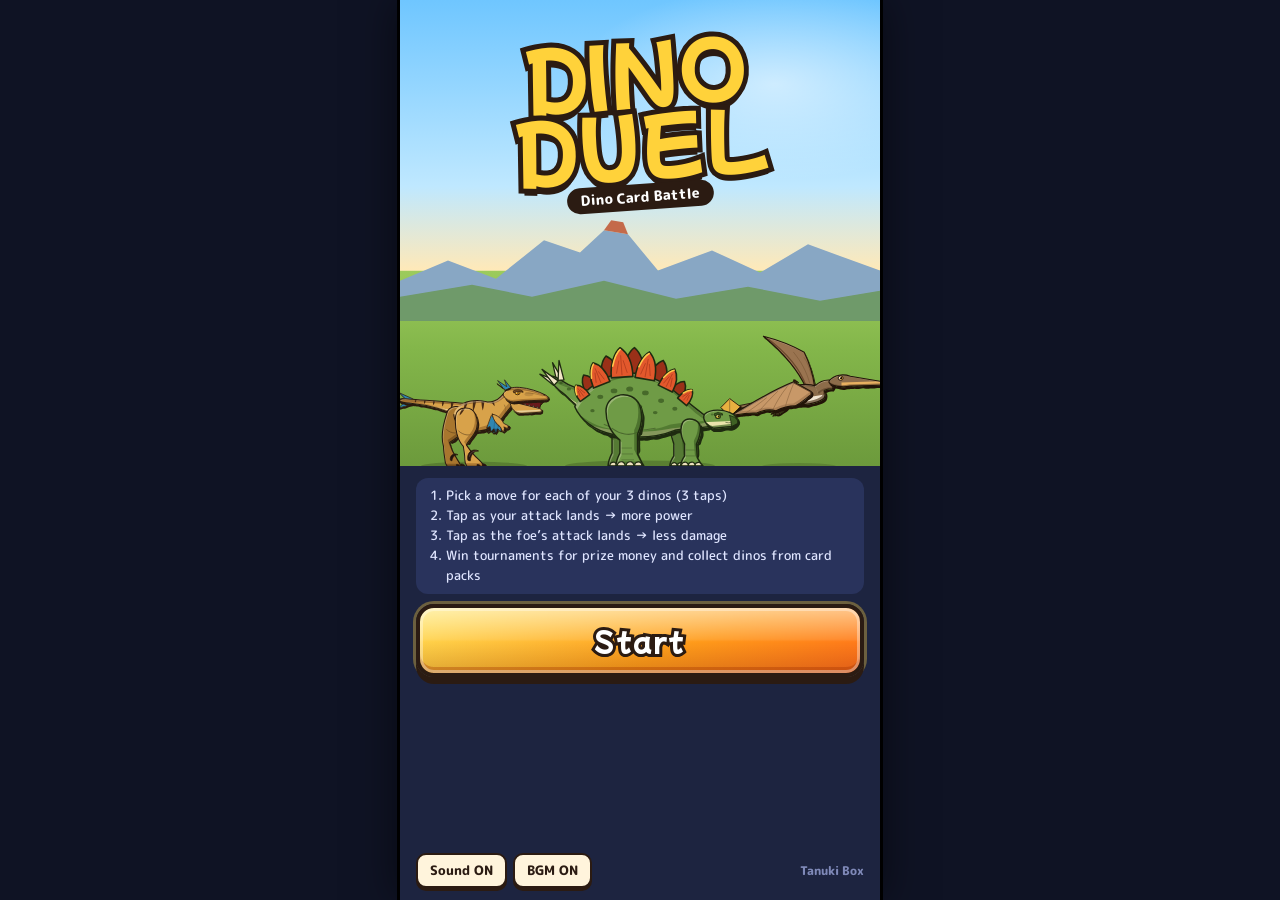
<file: index.html>
<!doctype html>
<html lang="ja">
<head>
<meta charset="utf-8">
<meta name="viewport" content="width=device-width, initial-scale=1, maximum-scale=1, user-scalable=no, viewport-fit=cover">
<title>DINO DUEL／恐竜カードバトル</title>
<meta name="description" content="恐竜を集めて3体のチームを組み、タイミングよくタップして戦う3対3の恐竜カードバトル。ブラウザで無料で遊べます。">
<meta name="theme-color" content="#1d2440">
<!-- X などでリンクを貼ったときの表示 -->
<meta property="og:type" content="website">
<meta property="og:site_name" content="Tanuki Box">
<meta property="og:title" content="DINO DUEL／恐竜カードバトル">
<meta property="og:description" content="当たる瞬間にタップ！ 3体対3体の恐竜カードバトル。ブラウザで無料で遊べます。">
<meta property="og:url" content="https://tanukibox.github.io/DINO-DUEL/">
<meta property="og:locale" content="ja_JP">
<meta property="og:image" content="https://tanukibox.github.io/DINO-DUEL/assets/ogp.png?v=1">
<meta property="og:image:width" content="1200">
<meta property="og:image:height" content="630">
<meta name="twitter:card" content="summary_large_image">
<meta name="twitter:title" content="DINO DUEL／恐竜カードバトル">
<meta name="twitter:image" content="https://tanukibox.github.io/DINO-DUEL/assets/ogp.png?v=1">
<meta name="twitter:description" content="当たる瞬間にタップ！ 3体対3体の恐竜カードバトル。ブラウザで無料で遊べます。">
<meta name="apple-mobile-web-app-capable" content="yes">
<meta name="apple-mobile-web-app-title" content="DINO DUEL">
<link rel="icon" type="image/png" href="assets/favicon.png?v=1">
<link rel="apple-touch-icon" href="assets/apple-touch-icon.png?v=1">
<link rel="manifest" href="manifest.webmanifest">
<link rel="preconnect" href="https://fonts.googleapis.com">
<link rel="preconnect" href="https://fonts.gstatic.com" crossorigin>
<link rel="stylesheet" href="https://fonts.googleapis.com/css2?family=M+PLUS+Rounded+1c:wght@500;800&family=Mochiy+Pop+One&display=swap">
<link rel="stylesheet" href="style.css?v=16">
</head>
<body>
<div id="app">

  <!-- タイトル -->
  <section id="scr-title" class="screen">
    <div class="t-top sky">
      <h1 class="logo">DINO<br>DUEL</h1>
      <p class="t-sub" data-t="subtitle"></p>
      <div class="t-dinos" id="t-dinos"></div>
    </div>
    <div class="t-bottom">
      <ol class="howto">
        <li data-t="howto1"></li>
        <li data-t="howto2"></li>
        <li data-t="howto3"></li>
        <li data-t="howto4"></li>
      </ol>
      <span class="dbg" id="t-debug">DEBUG MODE</span>
      <button class="btn big" id="btn-start" data-t="start"></button>
      <div class="t-foot">
        <span class="t-snd"><button class="btn small" id="btn-sound"></button><button class="btn small" id="btn-bgm"></button></span>
        <span class="by">Tanuki Box</span>
      </div>
    </div>
  </section>

  <!-- ホーム・大会・結果・チーム・図鑑・カードパック（中身は js/game/screens.js・shop.js が作る） -->
  <section id="scr-home" class="screen"></section>
  <section id="scr-tour" class="screen"></section>
  <section id="scr-result" class="screen"></section>
  <section id="scr-team" class="screen"></section>
  <section id="scr-dex" class="screen"></section>
  <section id="scr-shop" class="screen"></section>
  <section id="scr-ach" class="screen"></section>

  <!-- バトル -->
  <section id="scr-battle" class="screen">
    <div class="field sky" id="field">
      <div class="turn-badge" id="turn-badge"></div>
      <div class="lanes" id="lanes"></div>
      <div class="fx-layer" id="fx"></div>
    </div>
    <div class="order" id="order"></div>
    <div class="panel" id="panel"></div>
  </section>

  <!-- 上にかぶせる画面（排出率・カードをめくる・確認） -->
  <div id="overlay"></div>

  <!-- タイミングのタップを受けるための透明な板（攻撃・防御の輪が出ている間だけ） -->
  <div id="tapzone"></div>
</div>

<!-- Tanuki Box 共通土台 -->
<script src="js/common/tb-store.js?v=16"></script>
<script src="js/common/tb-i18n.js?v=16"></script>
<script src="js/common/tb-input.js?v=16"></script>
<script src="js/common/tb-sound.js?v=16"></script>

<!-- DINO DUEL -->
<script src="js/game/config.js?v=16"></script>
<script src="js/game/data.js?v=16"></script>
<script src="js/game/lang.js?v=16"></script>
<script src="js/game/art.js?v=16"></script>
<script src="js/game/art-kit.js?v=16"></script>
<script src="js/game/art-tyranno.js?v=16"></script>
<script src="js/game/art-raptor.js?v=16"></script>
<script src="js/game/art-triceratops.js?v=16"></script>
<script src="js/game/art-ankylo.js?v=16"></script>
<script src="js/game/art-stego.js?v=16"></script>
<script src="js/game/art-brachio.js?v=16"></script>
<script src="js/game/art-iguano.js?v=16"></script>
<script src="js/game/art-pterano.js?v=16"></script>
<script src="js/game/art-elasmo.js?v=16"></script>
<script src="js/game/art-theropods.js?v=16"></script>
<script src="js/game/art-herbivores.js?v=16"></script>
<script src="js/game/art-skysea.js?v=16"></script>
<script src="js/game/battle.js?v=16"></script>
<script src="js/game/progress.js?v=16"></script>
<script src="js/game/sfx.js?v=16"></script>
<script src="js/game/bgm.js?v=16"></script>
<script src="js/game/share.js?v=16"></script>
<script src="js/game/anims.js?v=16"></script>
<script src="js/game/battle-view.js?v=16"></script>
<script src="js/game/card.js?v=16"></script>
<script src="js/game/screens.js?v=16"></script>
<script src="js/game/shop.js?v=16"></script>
<script src="js/game/settings.js?v=16"></script>
<script src="js/game/share-image.js?v=16"></script>
<script src="js/game/main.js?v=16"></script>
<script src="js/game/debug-hud.js?v=16"></script>
</body>
</html>
</file>
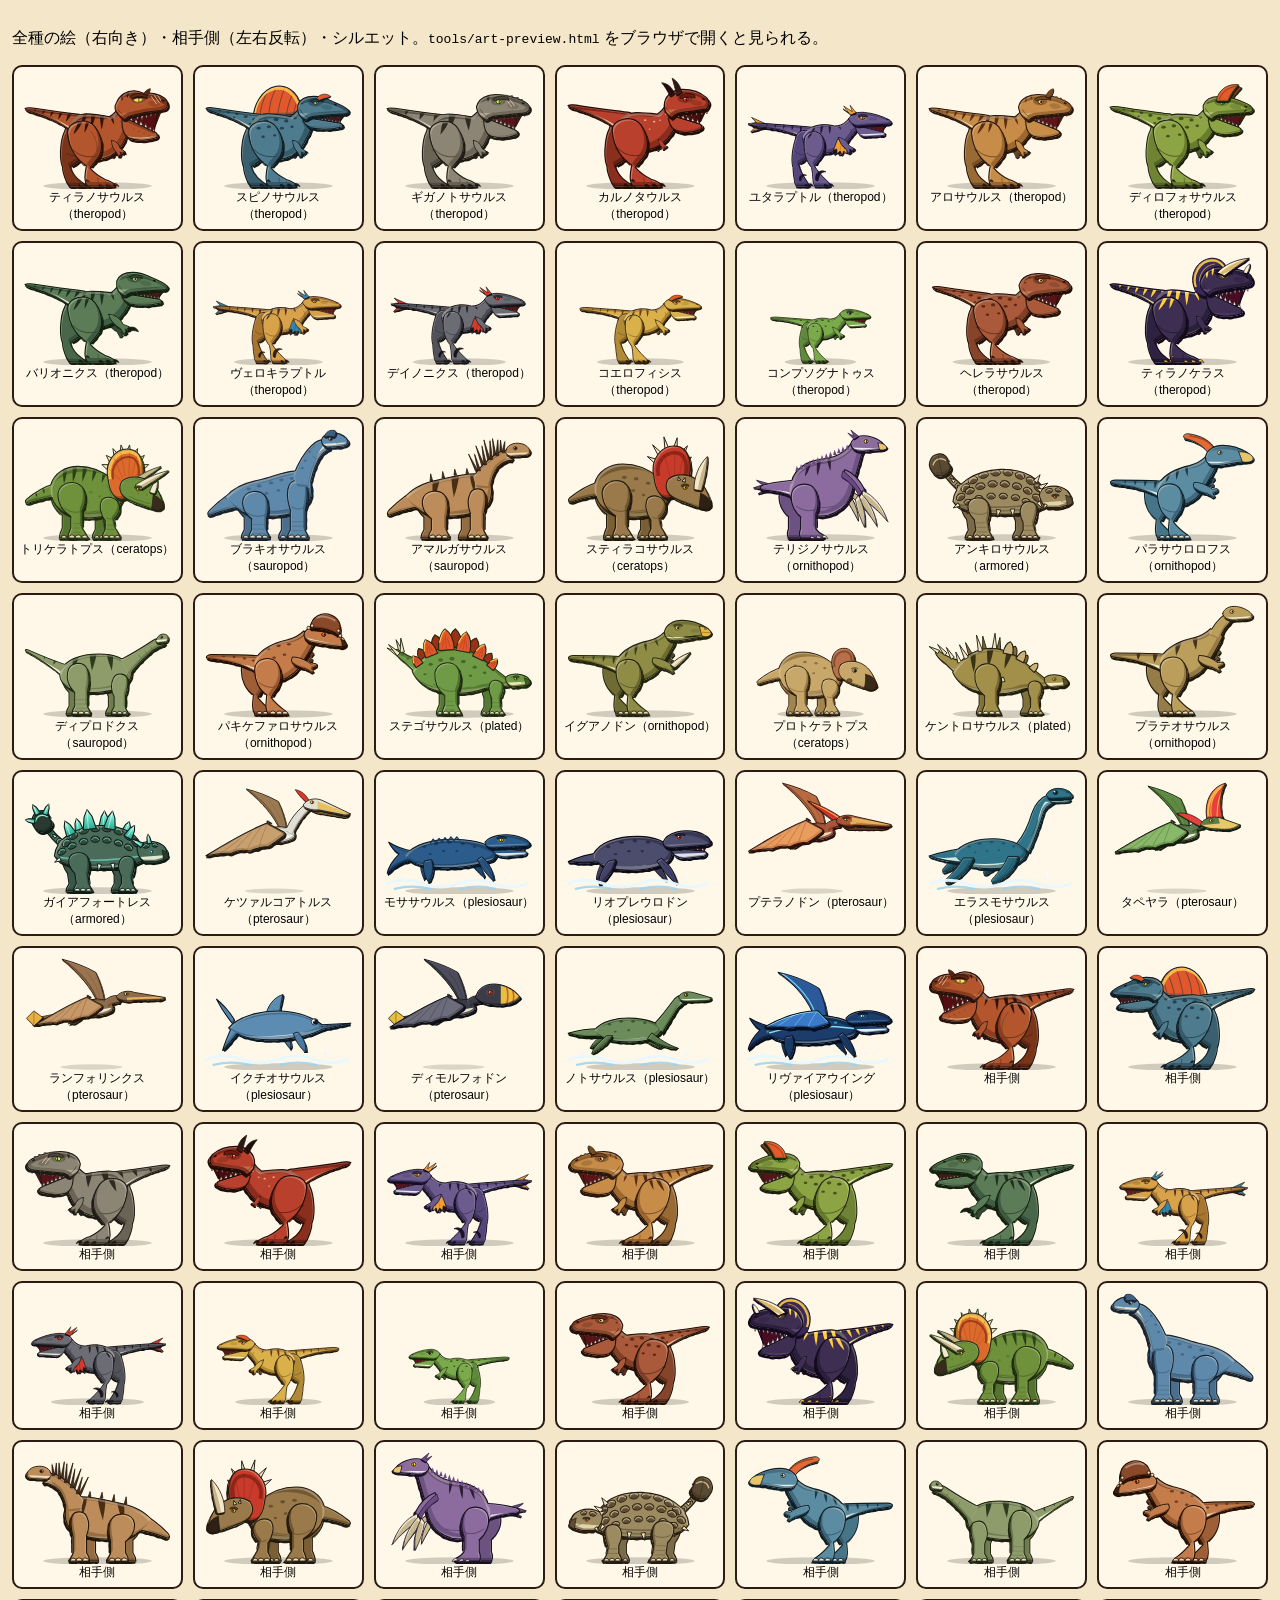
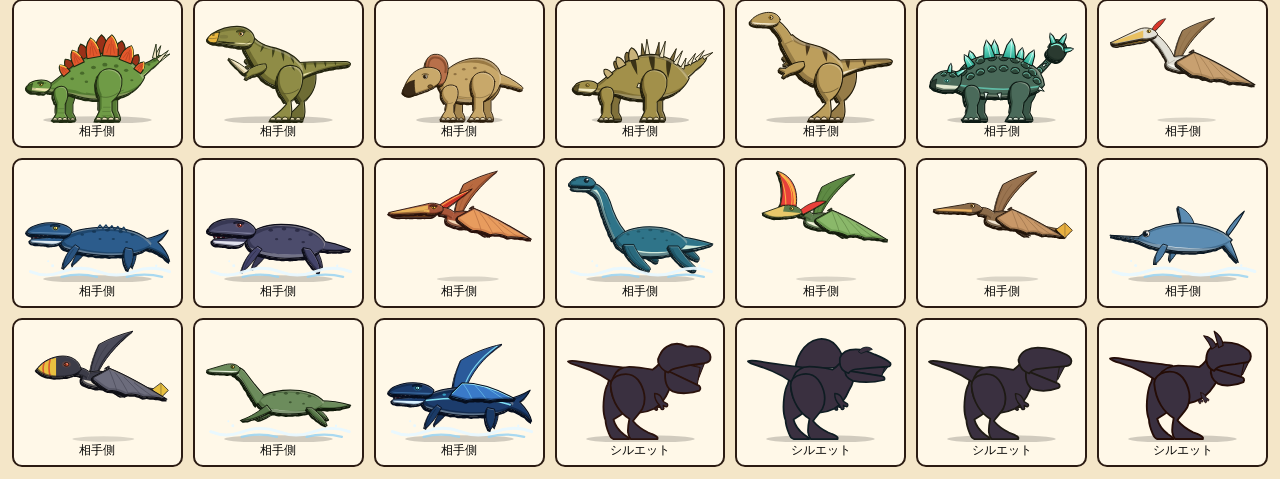
<file: tools/art-preview.html>
<!doctype html>
<html lang="ja">
<head>
<meta charset="utf-8">
<meta name="viewport" content="width=device-width, initial-scale=1">
<title>DINO DUEL 絵の確認</title>
<style>
  body { margin: 0; padding: 12px; background: #f4e6c8; font-family: sans-serif; }
  .grid { display: grid; grid-template-columns: repeat(auto-fill, minmax(170px, 1fr)); gap: 10px; }
  .cell { background: #fff8e8; border: 2px solid #2b1b12; border-radius: 10px; padding: 6px; text-align: center; font-size: 12px; }
  .cell svg { width: 100%; height: auto; display: block; }
  .flip svg { transform: scaleX(-1); }
</style>
</head>
<body>
<p>全種の絵（右向き）・相手側（左右反転）・シルエット。<code>tools/art-preview.html</code> をブラウザで開くと見られる。</p>
<div class="grid" id="g"></div>
<script src="../js/game/config.js"></script>
<script src="../js/game/data.js"></script>
<script src="../js/game/art.js"></script>
<script src="../js/game/art-kit.js"></script>
<script src="../js/game/art-tyranno.js"></script>
<script src="../js/game/art-raptor.js"></script>
<script src="../js/game/art-triceratops.js"></script>
<script src="../js/game/art-ankylo.js"></script>
<script src="../js/game/art-stego.js"></script>
<script src="../js/game/art-brachio.js"></script>
<script src="../js/game/art-iguano.js"></script>
<script src="../js/game/art-pterano.js"></script>
<script src="../js/game/art-elasmo.js"></script>
<script src="../js/game/art-theropods.js"></script>
<script src="../js/game/art-herbivores.js"></script>
<script src="../js/game/art-skysea.js"></script>
<script>
  var g = document.getElementById('g');
  var one = location.hash.slice(1);
  if (one === 'detail') {
    // 描きこみ版だけを2列で（動きを止めて）
    g.style.gridTemplateColumns = '1fr 1fr';
    DN.DINOS.filter(function (d) { return DN.ART_CUSTOM[d.id]; }).forEach(function (d) {
      g.insertAdjacentHTML('beforeend', '<div class="cell">' + DN.art.svg(d) + d.name.ja + '</div>');
    });
    document.querySelectorAll('[class^="p-"]').forEach(function (e) { e.style.animation = 'none'; });
  } else if (one === 'faces') {
    // 丸いアイコン（行動順・試合の結果）に顔が入っているか。ゲームと同じく画像（img）で
    g.style.gridTemplateColumns = 'repeat(8, 1fr)';
    DN.DINOS.forEach(function (d) {
      g.insertAdjacentHTML('beforeend', '<div class="cell"><span style="display:block;width:72px;height:72px;margin:0 auto 4px;border-radius:50%;overflow:hidden;background:#2d5fb8;border:3px solid #0b0f1e">' +
        DN.art.img(d, { crop: true }).replace('<img ', '<img style="width:100%;height:100%;display:block" ') + '</span>' + d.name.ja + '</div>');
    });
  } else if (one && DN.dino(one)) {
    // 1体だけ大きく（例：art-preview.html#tyranno）。下は描きこむ前の型の絵
    var d1 = DN.dino(one);
    g.style.gridTemplateColumns = '1fr 1fr';
    g.insertAdjacentHTML('beforeend', '<div class="cell">' + DN.art.svg(d1) + '描きこみ版（手描き風の線＋自動の影）</div>');
    g.insertAdjacentHTML('beforeend', '<div class="cell">' + DN.art.svg(d1, { noInk: true, noAuto: true }) + '線と影の加工なし</div>');
    g.insertAdjacentHTML('beforeend', '<div class="cell" style="width:190px">' + DN.art.svg(d1) + 'ゲームの大きさ</div>');
    g.insertAdjacentHTML('beforeend', '<div class="cell" style="width:190px">' + DN.art.svg(d1, { noInk: true, noAuto: true }) + 'ゲームの大きさ（加工なし）</div>');
  } else {
  DN.DINOS.forEach(function (d) {
    g.insertAdjacentHTML('beforeend', '<div class="cell">' + DN.art.svg(d) + d.name.ja + '（' + d.art.type + '）</div>');
  });
  DN.DINOS.forEach(function (d) {
    g.insertAdjacentHTML('beforeend', '<div class="cell flip">' + DN.art.svg(d) + '相手側</div>');
  });
  DN.DINOS.slice(0, 4).forEach(function (d) {
    g.insertAdjacentHTML('beforeend', '<div class="cell">' + DN.art.svg(d, { silhouette: true }) + 'シルエット</div>');
  });
  }
</script>
</body>
</html>
</file>
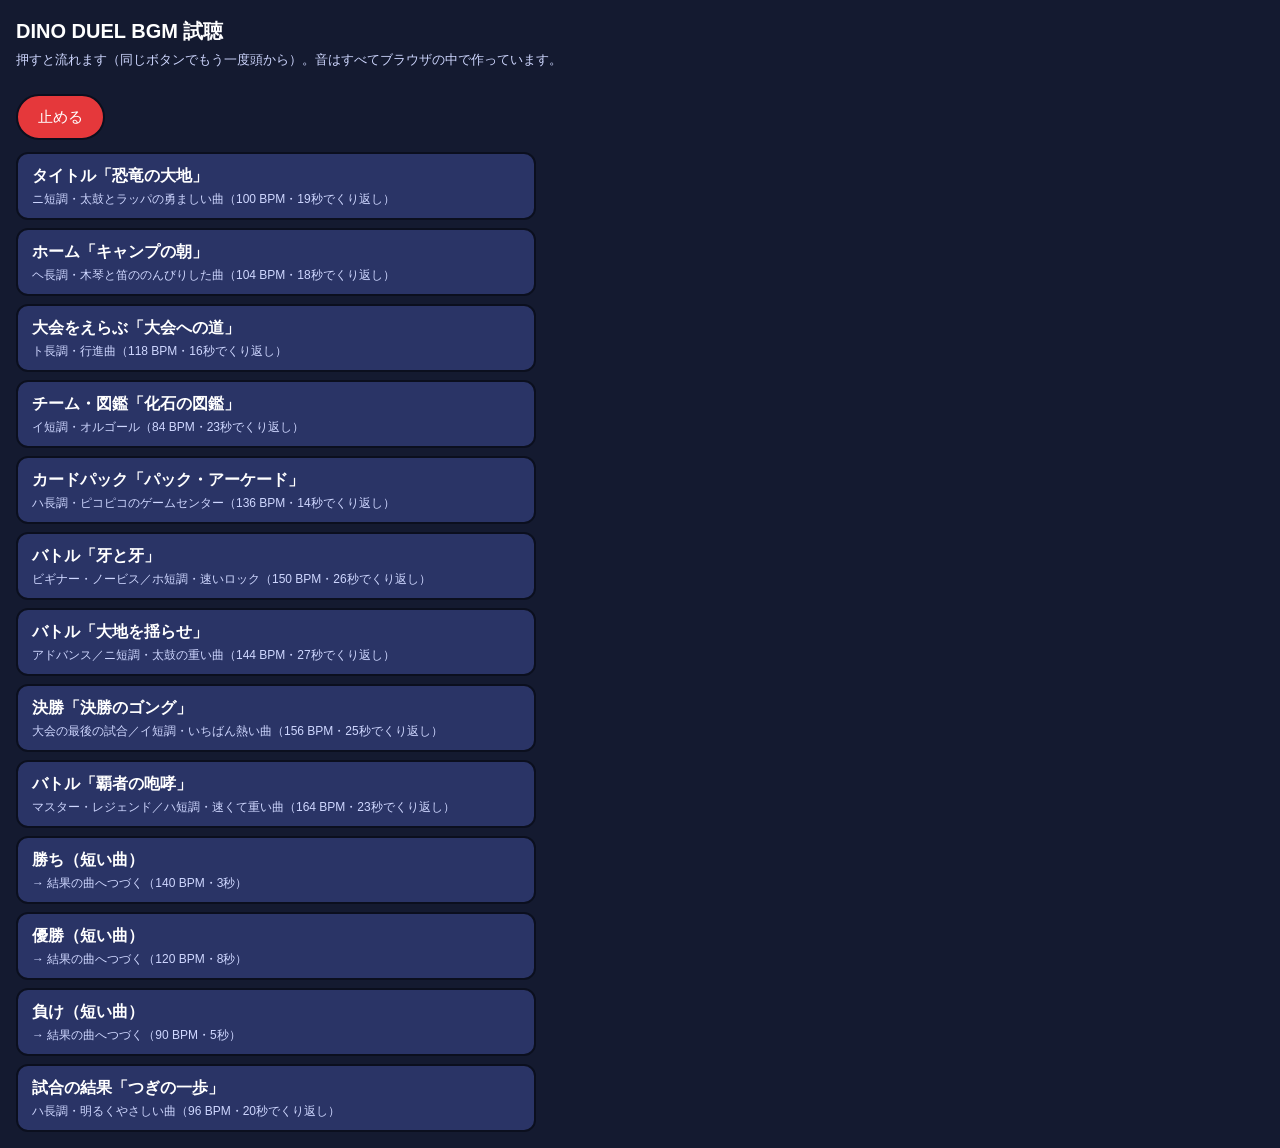
<file: tools/bgm.html>
<!doctype html>
<html lang="ja">
<head>
<meta charset="utf-8">
<meta name="viewport" content="width=device-width, initial-scale=1">
<title>DINO DUEL BGM 試聴</title>
<!-- BGM を1曲ずつ聞くページ（確認用。ゲームには出ない）。曲は js/game/bgm.js -->
<style>
  body { margin: 0; padding: 16px; background: #141a30; color: #fff; font: 15px/1.5 sans-serif; }
  h1 { font-size: 20px; margin: 0 0 4px; }
  p { margin: 0 0 12px; color: #cfd7ff; font-size: 13px; }
  .list { display: grid; gap: 8px; max-width: 520px; }
  button.t { display: flex; flex-direction: column; align-items: flex-start; gap: 2px; width: 100%; padding: 10px 14px; border-radius: 12px; border: 2px solid #0b0f1e; background: #2a3466; color: #fff; font: inherit; text-align: left; cursor: pointer; }
  button.t b { font-size: 16px; }
  button.t small { color: #cfd7ff; font-size: 12px; }
  button.t.on { background: #ffd23a; color: #2b1b12; }
  button.t.on small { color: #5a3a12; }
  .stop { margin: 12px 0; padding: 10px 20px; border-radius: 999px; border: 2px solid #0b0f1e; background: #e5383b; color: #fff; font: inherit; }
</style>
</head>
<body>
<h1>DINO DUEL BGM 試聴</h1>
<p>押すと流れます（同じボタンでもう一度頭から）。音はすべてブラウザの中で作っています。</p>
<button class="stop" id="stop">止める</button>
<div class="list" id="list"></div>
<script src="../js/common/tb-store.js"></script>
<script src="../js/common/tb-sound.js"></script>
<script src="../js/game/bgm.js"></script>
<script>
  var sound = TB.createSound(null), bgm = DN.createBgm(sound, null);
  var LIST = [
    ['title', 'タイトル「恐竜の大地」', 'ニ短調・太鼓とラッパの勇ましい曲'],
    ['home', 'ホーム「キャンプの朝」', 'ヘ長調・木琴と笛ののんびりした曲'],
    ['tour', '大会をえらぶ「大会への道」', 'ト長調・行進曲'],
    ['collect', 'チーム・図鑑「化石の図鑑」', 'イ短調・オルゴール'],
    ['shop', 'カードパック「パック・アーケード」', 'ハ長調・ピコピコのゲームセンター'],
    ['battle', 'バトル「牙と牙」', 'ビギナー・ノービス／ホ短調・速いロック'],
    ['battle2', 'バトル「大地を揺らせ」', 'アドバンス／ニ短調・太鼓の重い曲'],
    ['final', '決勝「決勝のゴング」', '大会の最後の試合／イ短調・いちばん熱い曲'],
    ['boss', 'バトル「覇者の咆哮」', 'マスター・レジェンド／ハ短調・速くて重い曲'],
    ['win', '勝ち（短い曲）', '→ 結果の曲へつづく'],
    ['champion', '優勝（短い曲）', '→ 結果の曲へつづく'],
    ['lose', '負け（短い曲）', '→ 結果の曲へつづく'],
    ['result', '試合の結果「つぎの一歩」', 'ハ長調・明るくやさしい曲']
  ];
  var list = document.getElementById('list');
  LIST.forEach(function (x) {
    var tr = DN.BGM_TRACKS[x[0]], sec = tr.len / 4 * 60 / tr.bpm;
    var b = document.createElement('button');
    b.className = 't'; b.dataset.id = x[0];
    b.innerHTML = '<b>' + x[1] + '</b><small>' + x[2] + '（' + tr.bpm + ' BPM・' + sec.toFixed(0) + '秒' + (tr.loop === false ? '' : 'でくり返し') + '）</small>';
    b.addEventListener('click', function () { bgm.play(x[0], true); mark(); });
    list.appendChild(b);
  });
  function mark() { var p = bgm.playing; list.querySelectorAll('.t').forEach(function (b) { b.classList.toggle('on', b.dataset.id === p); }); }
  setInterval(mark, 300);
  document.getElementById('stop').addEventListener('click', function () { bgm.stop(0.3); });
</script>
</body>
</html>
</file>
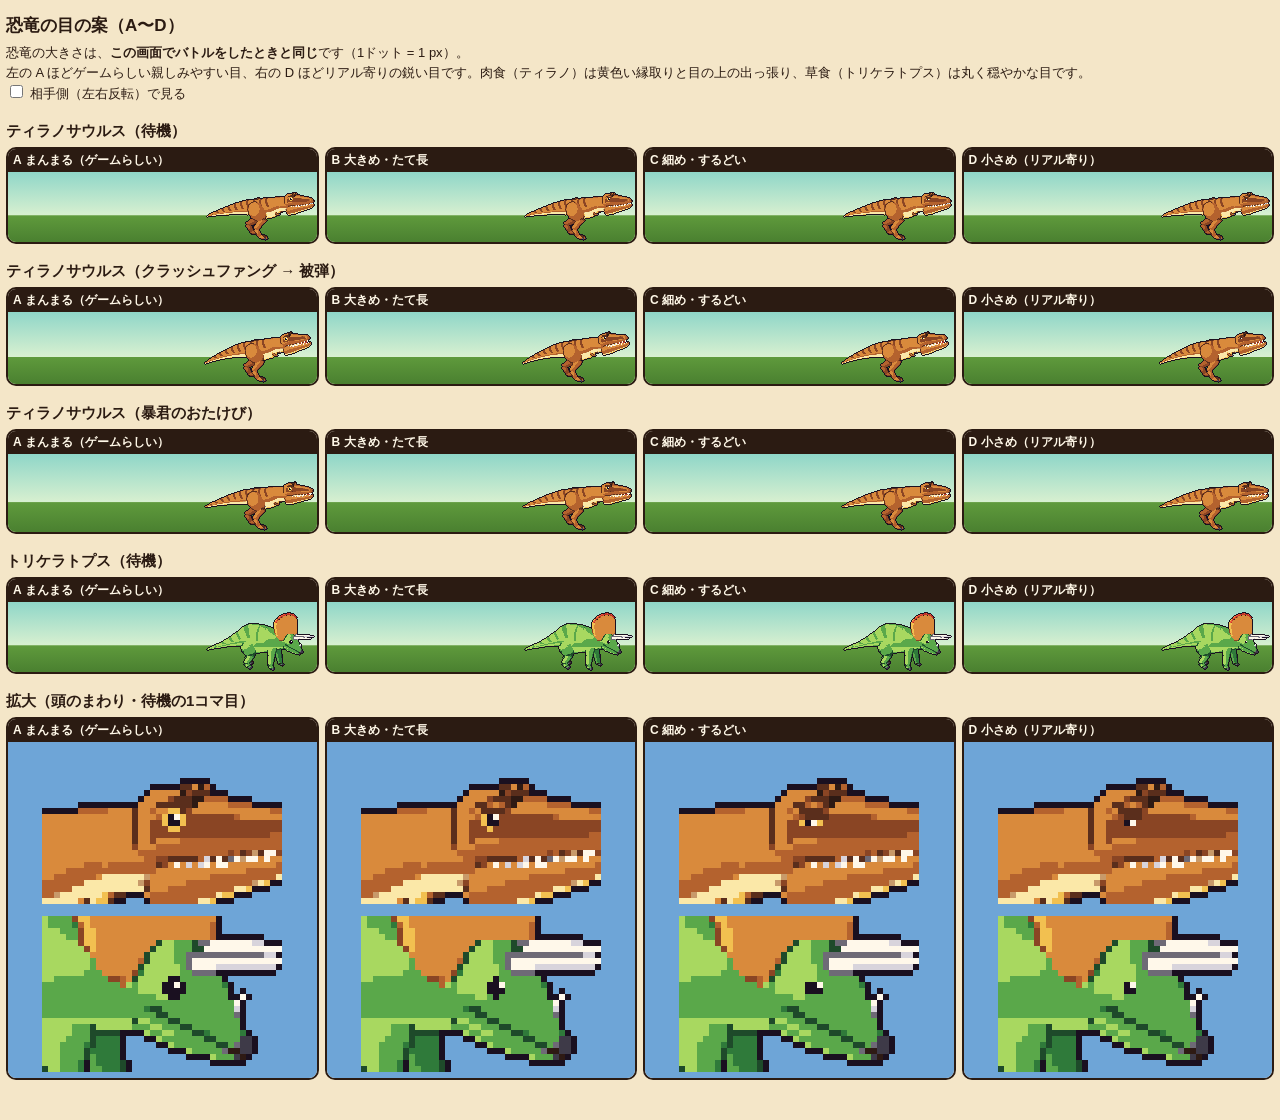
<file: tools/eyes.html>
<!doctype html>
<html lang="ja">
<head>
<meta charset="utf-8">
<meta name="viewport" content="width=device-width, initial-scale=1">
<title>DINO DUEL 目の案の比較</title>
<style>
  body { margin: 0; padding: 10px 6px 40px; background: #f4e6c8; color: #2b1b12; font-family: sans-serif; }
  h1 { font-size: 17px; margin: 4px 0 6px; }
  p.note { font-size: 13px; line-height: 1.5; margin: 0 0 10px; }
  h2 { font-size: 15px; margin: 18px 0 6px; }
  .grid { display: grid; grid-template-columns: repeat(auto-fit, minmax(min(calc(var(--cw) * var(--ps) * 1px + 4px), calc(50% - 3px)), 1fr)); gap: 6px; }
  .cell { background: #fff8e8; border: 2px solid #2b1b12; border-radius: 10px; overflow: hidden; }
  .cell b { display: block; font-size: 12px; padding: 3px 5px; background: #2b1b12; color: #fff8e8; white-space: nowrap; overflow: hidden; }
  .stage { display: flex; justify-content: flex-end; align-items: flex-end; height: calc(var(--ch) * var(--ps) * 1px); overflow: hidden;
           background: linear-gradient(#8fd6c8 0%, #d8f0d0 62%, #5f9a3c 62.2%, #4a8030 100%); }
  .pix { flex: 0 0 auto; width: calc(var(--fw) * var(--ps) * 1px); height: calc(var(--fh) * var(--ps) * 1px);
         margin-bottom: calc(var(--gy, 0) * var(--ps) * -1px + 6px);
         margin-right: calc(var(--dx) * var(--ps) * -1px);   /* 頭の側（右）をそろえる。せまいときは、しっぽの先が切れる */
         background-repeat: no-repeat; image-rendering: pixelated;
         background-size: calc(var(--fw) * var(--n) * var(--ps) * 1px) calc(var(--fh) * var(--ps) * 1px);
         background-position: calc(var(--f) * var(--fw) * var(--ps) * -1px) 0; }
  .flip .pix { transform: scaleX(-1); }
  .flip .stage { justify-content: flex-start; }
  .flip .pix { margin-right: 0; margin-left: calc(var(--dx) * var(--ps) * -1px); }
  .zoom { display: flex; justify-content: center; background: #6ea5d7; padding: 6px 0; }
  .zoom canvas { image-rendering: pixelated; width: 100%; max-width: 240px; }
  label { font-size: 13px; }
</style>
</head>
<body>
<h1>恐竜の目の案（A〜D）</h1>
<p class="note">恐竜の大きさは、<b>この画面でバトルをしたときと同じ</b>です（1ドット = <span id="ps"></span>px）。<br>
左の A ほどゲームらしい親しみやすい目、右の D ほどリアル寄りの鋭い目です。肉食（ティラノ）は黄色い縁取りと目の上の出っ張り、草食（トリケラトプス）は丸く穏やかな目です。<br>
<label><input type="checkbox" id="flip"> 相手側（左右反転）で見る</label></p>
<div id="rows"></div>
<script src="../art/output/eye-options/index.js"></script>
<script>
(function () {
  'use strict';
  var D = window.EYE_OPT, OPTS = Object.keys(D.options);
  // バトル画面と同じ1ドットの大きさ（js/game/pix.js の P.fit と、バトルの場の大きさの計算と同じ）
  function fit() {
    var W = window.innerWidth, H = window.innerHeight, dpr = window.devicePixelRatio || 1;
    var k = Math.min(0.48 * (W - 8) / 112, ((0.5 * H - 32) / 3 - 17) / 62);
    var ps = Math.max(1, Math.floor(k * dpr)) / dpr;
    document.documentElement.style.setProperty('--ps', ps);
    document.getElementById('ps').textContent = (Math.round(ps * 100) / 100) + ' ';
  }
  fit();
  window.addEventListener('resize', fit);
  document.getElementById('flip').addEventListener('change', function (e) { document.body.classList.toggle('flip', e.target.checked); });

  var ROWS = [
    { key: 'tyranno', title: 'ティラノサウルス（待機）', play: ['idle'] },
    { key: 'tyranno', title: 'ティラノサウルス（クラッシュファング → 被弾）', play: ['bite', 'hit'] },
    { key: 'tyranno', title: 'ティラノサウルス（暴君のおたけび）', play: ['roar'] },
    { key: 'triceratops', title: 'トリケラトプス（待機）', play: ['idle'] }
  ];
  var live = [];
  var root = document.getElementById('rows');
  ROWS.forEach(function (r) {
    var d = D.dinos[r.key];
    var h = document.createElement('h2'); h.textContent = r.title; root.appendChild(h);
    var g = document.createElement('div'); g.className = 'grid'; root.appendChild(g);
    // 絵が入っている範囲（全部のコマ）だけを見せる：スマホでも2案ずつ横に並ぶように
    var bx = r.play.reduce(function (b, n) { var q = d.anims[n].box; return [Math.min(b[0], q[0]), Math.min(b[1], q[1]), Math.max(b[2], q[2]), Math.max(b[3], q[3])]; }, [999, 999, 0, 0]);
    var cw = bx[2] - bx[0] + 4;
    g.style.setProperty('--cw', cw);
    g.style.setProperty('--ch', Math.max(70, bx[3] - bx[1] + 10));
    g.style.setProperty('--dx', d.w - bx[2] - 2);
    // 1回分のコマの並び（待機以外は、最後に待機を少しはさんでくり返す）
    var seq = [];
    r.play.forEach(function (name) {
      var a = d.anims[name];
      for (var i = 0; i < a.n; i++) seq.push({ f: a.s + i, ms: a.ms[i] });
    });
    if (r.play[0] !== 'idle') { var id = d.anims.idle; for (var j = 0; j < 8; j++) seq.push({ f: id.s + (j % id.n), ms: id.ms[j % id.n] }); }
    OPTS.forEach(function (o) {
      var c = document.createElement('div'); c.className = 'cell';
      c.innerHTML = '<b>' + D.options[o] + '</b><div class="stage"><div class="pix" style="--fw:' + d.w + ';--fh:' + d.h + ';--n:' + d.n +
        ';--gy:' + (d.gy || 0) + ';--f:' + seq[0].f + ';background-image:url(../' + d.sheets[o] + ')"></div></div>';
      g.appendChild(c);
      live.push({ el: c.querySelector('.pix'), seq: seq });
    });
  });
  // 拡大（頭のまわり・6倍）
  var h = document.createElement('h2'); h.textContent = '拡大（頭のまわり・待機の1コマ目）'; root.appendChild(h);
  var g = document.createElement('div'); g.className = 'grid'; g.style.gridTemplateColumns = 'repeat(auto-fit, minmax(150px, 1fr))'; root.appendChild(g);
  OPTS.forEach(function (o) {
    var c = document.createElement('div'); c.className = 'cell';
    c.innerHTML = '<b>' + D.options[o] + '</b>';
    ['tyranno', 'triceratops'].forEach(function (k) {
      var d = D.dinos[k], e = d.eye0, z = document.createElement('div'); z.className = 'zoom';
      var cv = document.createElement('canvas'); cv.width = 40; cv.height = 26; z.appendChild(cv); c.appendChild(z);
      var im = new Image();
      im.onload = function () {
        var x = cv.getContext('2d');
        x.fillStyle = '#6ea5d7'; x.fillRect(0, 0, 40, 26);
        x.drawImage(im, Math.round(e[0]) - 22, Math.round(e[1]) - 12, 40, 26, 0, 0, 40, 26);
      };
      im.src = '../' + d.sheets[o];
    });
    g.appendChild(c);
  });

  var t0 = performance.now();
  function tick(now) {
    live.forEach(function (s) {
      var tot = 0; s.seq.forEach(function (q) { tot += q.ms; });
      var t = (now - t0) % tot, f = s.seq[0].f;
      for (var i = 0; i < s.seq.length; i++) { if (t < s.seq[i].ms) { f = s.seq[i].f; break; } t -= s.seq[i].ms; }
      s.el.style.setProperty('--f', f);
    });
    requestAnimationFrame(tick);
  }
  requestAnimationFrame(tick);
})();
</script>
</body>
</html>
</file>
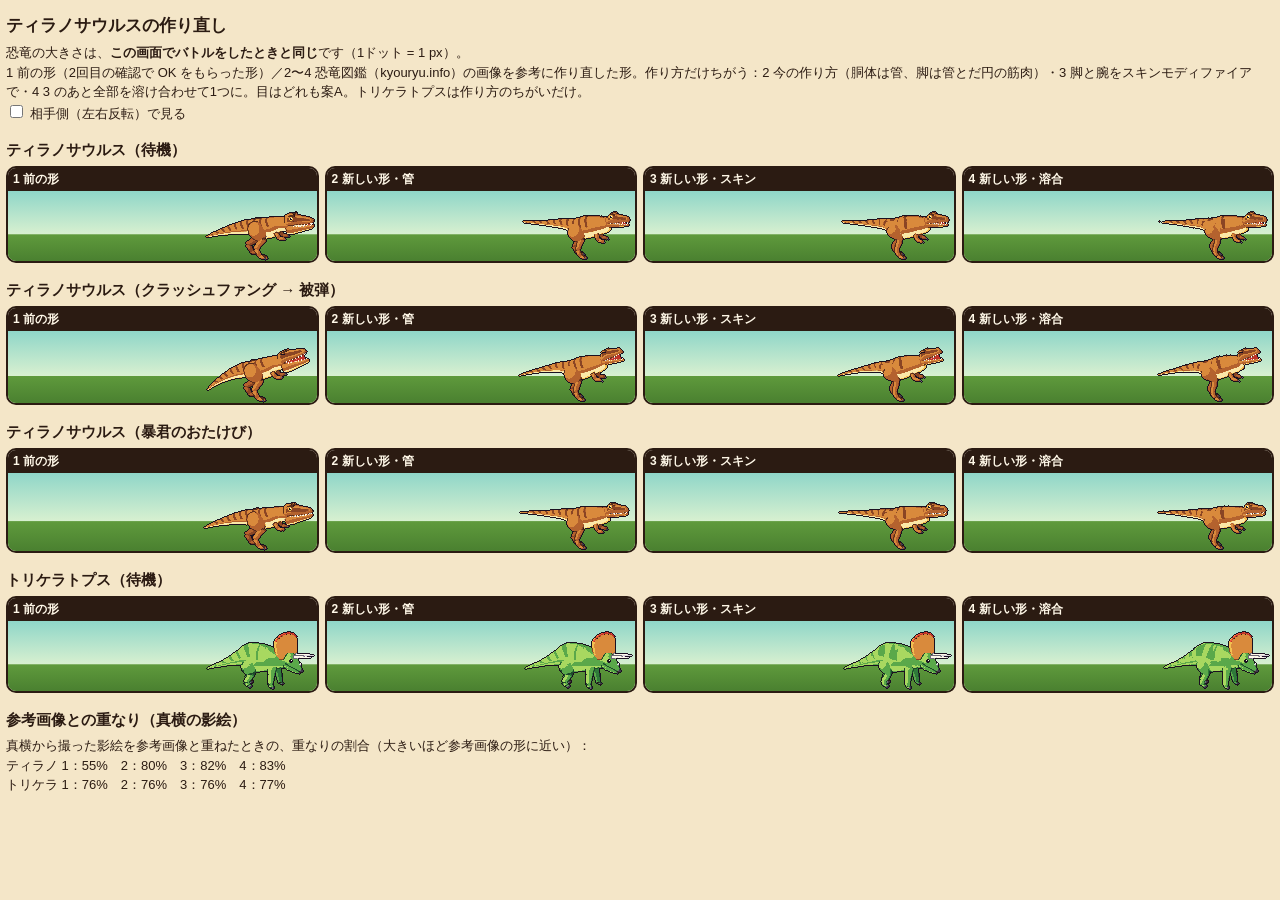
<file: tools/models.html>
<!doctype html>
<html lang="ja">
<head>
<meta charset="utf-8">
<meta name="viewport" content="width=device-width, initial-scale=1">
<title>DINO DUEL ティラノの作り直し</title>
<style>
  body { margin: 0; padding: 10px 6px 40px; background: #f4e6c8; color: #2b1b12; font-family: sans-serif; }
  h1 { font-size: 17px; margin: 4px 0 6px; }
  p.note { font-size: 13px; line-height: 1.5; margin: 0 0 10px; }
  h2 { font-size: 15px; margin: 18px 0 6px; }
  .grid { display: grid; grid-template-columns: repeat(auto-fit, minmax(min(calc(var(--cw) * var(--ps) * 1px + 4px), calc(50% - 3px)), 1fr)); gap: 6px; }
  .cell { background: #fff8e8; border: 2px solid #2b1b12; border-radius: 10px; overflow: hidden; }
  .cell b { display: block; font-size: 12px; padding: 3px 5px; background: #2b1b12; color: #fff8e8; white-space: nowrap; overflow: hidden; }
  .stage { display: flex; justify-content: flex-end; align-items: flex-end; height: calc(var(--ch) * var(--ps) * 1px); overflow: hidden;
           background: linear-gradient(#8fd6c8 0%, #d8f0d0 62%, #5f9a3c 62.2%, #4a8030 100%); }
  .pix { flex: 0 0 auto; width: calc(var(--fw) * var(--ps) * 1px); height: calc(var(--fh) * var(--ps) * 1px);
         margin-bottom: calc(var(--gy, 0) * var(--ps) * -1px + 6px);
         margin-right: calc(var(--dx) * var(--ps) * -1px);   /* 頭の側（右）をそろえる。せまいときは、しっぽの先が切れる */
         background-repeat: no-repeat; image-rendering: pixelated;
         background-size: calc(var(--fw) * var(--n) * var(--ps) * 1px) calc(var(--fh) * var(--ps) * 1px);
         background-position: calc(var(--f) * var(--fw) * var(--ps) * -1px) 0; }
  .flip .pix { transform: scaleX(-1); }
  .flip .stage { justify-content: flex-start; }
  .flip .pix { margin-right: 0; margin-left: calc(var(--dx) * var(--ps) * -1px); }
  .zoom { display: flex; justify-content: center; background: #6ea5d7; padding: 6px 0; }
  .zoom canvas { image-rendering: pixelated; width: 100%; max-width: 240px; }
  label { font-size: 13px; }
</style>
</head>
<body>
<h1>ティラノサウルスの作り直し</h1>
<p class="note">恐竜の大きさは、<b>この画面でバトルをしたときと同じ</b>です（1ドット = <span id="ps"></span>px）。<br>
1 前の形（2回目の確認で OK をもらった形）／2〜4 恐竜図鑑（kyouryu.info）の画像を参考に作り直した形。作り方だけちがう：2 今の作り方（胴体は管、脚は管とだ円の筋肉）・3 脚と腕をスキンモディファイアで・4 3 のあと全部を溶け合わせて1つに。目はどれも案A。トリケラトプスは作り方のちがいだけ。<br>
<label><input type="checkbox" id="flip"> 相手側（左右反転）で見る</label></p>
<div id="rows"></div>
<script src="../art/output/model-options/index.js"></script>
<script>
(function () {
  'use strict';
  var D = window.EYE_OPT, OPTS = Object.keys(D.options);
  // バトル画面と同じ1ドットの大きさ（js/game/pix.js の P.fit と、バトルの場の大きさの計算と同じ）
  function fit() {
    var W = window.innerWidth, H = window.innerHeight, dpr = window.devicePixelRatio || 1;
    var k = Math.min(0.48 * (W - 8) / 112, ((0.5 * H - 32) / 3 - 17) / 62);
    var ps = Math.max(1, Math.floor(k * dpr)) / dpr;
    document.documentElement.style.setProperty('--ps', ps);
    document.getElementById('ps').textContent = (Math.round(ps * 100) / 100) + ' ';
  }
  fit();
  window.addEventListener('resize', fit);
  document.getElementById('flip').addEventListener('change', function (e) { document.body.classList.toggle('flip', e.target.checked); });

  var ROWS = [
    { key: 'tyranno', title: 'ティラノサウルス（待機）', play: ['idle'] },
    { key: 'tyranno', title: 'ティラノサウルス（クラッシュファング → 被弾）', play: ['bite', 'hit'] },
    { key: 'tyranno', title: 'ティラノサウルス（暴君のおたけび）', play: ['roar'] },
    { key: 'triceratops', title: 'トリケラトプス（待機）', play: ['idle'] }
  ];
  var live = [];
  var root = document.getElementById('rows');
  ROWS.forEach(function (r) {
    var d = D.dinos[r.key];
    var h = document.createElement('h2'); h.textContent = r.title; root.appendChild(h);
    var g = document.createElement('div'); g.className = 'grid'; root.appendChild(g);
    // 絵が入っている範囲（全部のコマ）だけを見せる：スマホでも2案ずつ横に並ぶように
    var bx = r.play.reduce(function (b, n) { var q = d.anims[n].box; return [Math.min(b[0], q[0]), Math.min(b[1], q[1]), Math.max(b[2], q[2]), Math.max(b[3], q[3])]; }, [999, 999, 0, 0]);
    var cw = bx[2] - bx[0] + 4;
    g.style.setProperty('--cw', cw);
    g.style.setProperty('--ch', Math.max(70, bx[3] - bx[1] + 10));
    g.style.setProperty('--dx', d.w - bx[2] - 2);
    // 1回分のコマの並び（待機以外は、最後に待機を少しはさんでくり返す）
    var seq = [];
    r.play.forEach(function (name) {
      var a = d.anims[name];
      for (var i = 0; i < a.n; i++) seq.push({ f: a.s + i, ms: a.ms[i] });
    });
    if (r.play[0] !== 'idle') { var id = d.anims.idle; for (var j = 0; j < 8; j++) seq.push({ f: id.s + (j % id.n), ms: id.ms[j % id.n] }); }
    OPTS.forEach(function (o) {
      var c = document.createElement('div'); c.className = 'cell';
      c.innerHTML = '<b>' + D.options[o] + '</b><div class="stage"><div class="pix" style="--fw:' + d.w + ';--fh:' + d.h + ';--n:' + d.n +
        ';--gy:' + (d.gy || 0) + ';--f:' + seq[0].f + ';background-image:url(../' + d.sheets[o] + ')"></div></div>';
      g.appendChild(c);
      live.push({ el: c.querySelector('.pix'), seq: seq });
    });
  });
  // 参考画像との重なり（真横の影絵）
  var h = document.createElement('h2'); h.textContent = '参考画像との重なり（真横の影絵）'; root.appendChild(h);
  var p = document.createElement('p'); p.className = 'note';
  p.innerHTML = '真横から撮った影絵を参考画像と重ねたときの、重なりの割合（大きいほど参考画像の形に近い）：<br>' + Object.keys(D.iou).map(function (k) {
    return (k === 'tyranno' ? 'ティラノ ' : 'トリケラ ') + OPTS.map(function (o) { return o + '：' + Math.round(D.iou[k][o] * 100) + '%'; }).join('　');
  }).join('<br>');
  root.appendChild(p);

  var t0 = performance.now();
  function tick(now) {
    live.forEach(function (s) {
      var tot = 0; s.seq.forEach(function (q) { tot += q.ms; });
      var t = (now - t0) % tot, f = s.seq[0].f;
      for (var i = 0; i < s.seq.length; i++) { if (t < s.seq[i].ms) { f = s.seq[i].f; break; } t -= s.seq[i].ms; }
      s.el.style.setProperty('--f', f);
    });
    requestAnimationFrame(tick);
  }
  requestAnimationFrame(tick);
})();
</script>
</body>
</html>
</file>
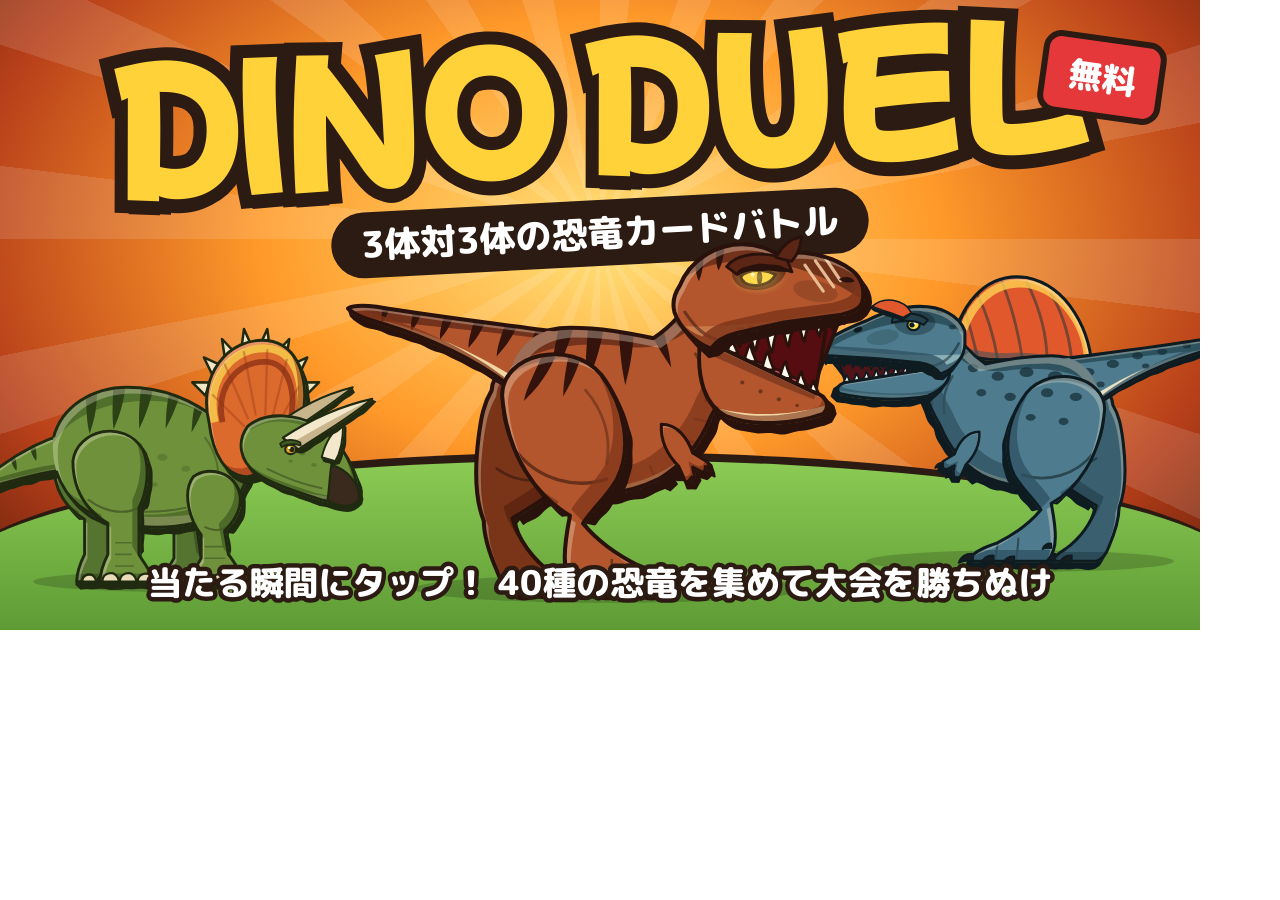
<file: tools/promo.html>
<!doctype html>
<html lang="ja">
<head>
<meta charset="utf-8">
<title>DINO DUEL 紹介画像</title>
<!--
  紹介用の画像を作るページ（ゲームの絵をそのまま使う）。
    ?kind=ogp&lang=ja   … X などにリンクを貼ったときの画像・サイトの箱の絵（1200×630）
    ?kind=poster        … サイトの箱の窓の絵（文字なし 1200×675 → 640×360 に縮める）
    ?kind=icon          … アイコン（512×512。ブラウザのタブ・スマホのホーム画面）
  書き出し：Edge の画面撮影（README の「紹介画像を作りなおす」）
-->
<link rel="stylesheet" href="https://fonts.googleapis.com/css2?family=M+PLUS+Rounded+1c:wght@800&family=Mochiy+Pop+One&display=swap">
<style>
  html, body { margin: 0; overflow: hidden; }
  body { font-family: 'M PLUS Rounded 1c', sans-serif; font-weight: 800; }
  .ogp {
    position: relative; width: 1200px; height: 630px; overflow: hidden;
    background:
      repeating-conic-gradient(from 0deg at 50% 38%, rgba(255, 255, 255, 0.12) 0deg 7deg, transparent 7deg 18deg),
      radial-gradient(ellipse at 50% 38%, #ffe27a, #ff9a2a 40%, #b8401a 75%, #5a1a0a);
  }
  .ground { position: absolute; left: -40px; right: -40px; bottom: -60px; height: 230px; border-radius: 50% 50% 0 0; background: linear-gradient(#8ccb54, #4e8a2a); border-top: 8px solid #2b1b12; }
  .logo {
    position: absolute; left: 0; right: 0; top: 26px; text-align: center;
    font-family: 'Mochiy Pop One', sans-serif; font-size: 150px; line-height: 1; color: #ffd23a;
    -webkit-text-stroke: 26px #2b1b12; paint-order: stroke fill; text-shadow: 0 14px 0 #2b1b12; transform: rotate(-3deg);
  }
  .sub {
    position: absolute; left: 50%; top: 200px; transform: translateX(-50%) rotate(-3deg);
    padding: 6px 30px; border-radius: 999px; background: #2b1b12; color: #fff; font-size: 36px; white-space: nowrap;
  }
  .dino { position: absolute; }
  .dino svg { width: 100%; height: auto; display: block; overflow: visible; }
  .d1 { left: 330px; bottom: 30px; width: 560px; z-index: 3; }
  .d2 { left: -30px; bottom: 40px; width: 420px; z-index: 2; }
  .d3 { right: -40px; bottom: 60px; width: 440px; z-index: 2; }
  .d3 svg { transform: scaleX(-1); }
  .tag {
    position: absolute; bottom: 22px; left: 50%; transform: translateX(-50%); z-index: 5;
    font-size: 34px; color: #fff; -webkit-text-stroke: 9px #2b1b12; paint-order: stroke fill; white-space: nowrap;
  }
  .badge {
    position: absolute; right: 36px; top: 36px; z-index: 5; transform: rotate(8deg);
    padding: 10px 22px; border-radius: 18px; background: #e5383b; border: 6px solid #2b1b12; color: #fff; font-size: 34px;
  }
  .ogp.poster { height: 675px; background:
      repeating-conic-gradient(from 0deg at 50% 30%, rgba(255, 255, 255, 0.12) 0deg 7deg, transparent 7deg 18deg),
      radial-gradient(ellipse at 50% 30%, #ffe27a, #ff9a2a 40%, #b8401a 75%, #5a1a0a); }
  .poster .d1 { left: 170px; bottom: 10px; width: 660px; }
  .poster .d2 { left: -90px; bottom: 30px; width: 460px; }
  .poster .d3 { right: -70px; bottom: 50px; width: 480px; }
  .icon { position: relative; width: 512px; height: 512px; overflow: hidden; border-radius: 0; background: radial-gradient(circle at 50% 40%, #ffe27a, #ff9a2a 55%, #b8401a); }
  .icon .head { position: absolute; left: -64px; top: 24px; width: 572px; }
  .icon .head svg { width: 100%; height: auto; }
</style>
</head>
<body>
<div id="root"></div>
<script src="../js/common/tb-i18n.js"></script>
<script src="../js/game/config.js"></script>
<script src="../js/game/data.js"></script>
<script src="../js/game/lang.js"></script>
<script src="../js/game/art.js"></script>
<script src="../js/game/art-kit.js"></script>
<script src="../js/game/art-tyranno.js"></script>
<script src="../js/game/art-raptor.js"></script>
<script src="../js/game/art-triceratops.js"></script>
<script src="../js/game/art-ankylo.js"></script>
<script src="../js/game/art-stego.js"></script>
<script src="../js/game/art-brachio.js"></script>
<script src="../js/game/art-iguano.js"></script>
<script src="../js/game/art-pterano.js"></script>
<script src="../js/game/art-elasmo.js"></script>
<script src="../js/game/art-theropods.js"></script>
<script src="../js/game/art-herbivores.js"></script>
<script src="../js/game/art-skysea.js"></script>
<script>
  var q = new URLSearchParams(location.search), kind = q.get('kind') || 'ogp', ja = (q.get('lang') || 'ja') === 'ja';
  var root = document.getElementById('root');
  if (kind === 'icon') {
    root.innerHTML = '<div class="icon"><div class="head">' + DN.art.svg(DN.dino('tyranno'), { crop: true }) + '</div></div>';
  } else if (kind === 'poster') {
    root.innerHTML = '<div class="ogp poster"><div class="ground"></div>' +
      '<div class="dino d2">' + DN.art.svg(DN.dino('triceratops')) + '</div>' +
      '<div class="dino d3">' + DN.art.svg(DN.dino('spino')) + '</div>' +
      '<div class="dino d1">' + DN.art.svg(DN.dino('tyranno')) + '</div></div>';
  } else {
    root.innerHTML = '<div class="ogp"><div class="ground"></div>' +
      '<div class="logo">DINO DUEL</div>' +
      '<div class="sub">' + (ja ? '3体対3体の恐竜カードバトル' : '3-vs-3 Dino Card Battle') + '</div>' +
      '<div class="dino d2">' + DN.art.svg(DN.dino('triceratops')) + '</div>' +
      '<div class="dino d3">' + DN.art.svg(DN.dino('spino')) + '</div>' +
      '<div class="dino d1">' + DN.art.svg(DN.dino('tyranno')) + '</div>' +
      '<div class="badge">' + (ja ? '無料' : 'FREE') + '</div>' +
      '<div class="tag">' + (ja ? '当たる瞬間にタップ！ 40種の恐竜を集めて大会を勝ちぬけ' : 'Tap as it hits! Collect 40 dinos and win the cups') + '</div>' +
      '</div>';
  }
</script>
</body>
</html>
</file>
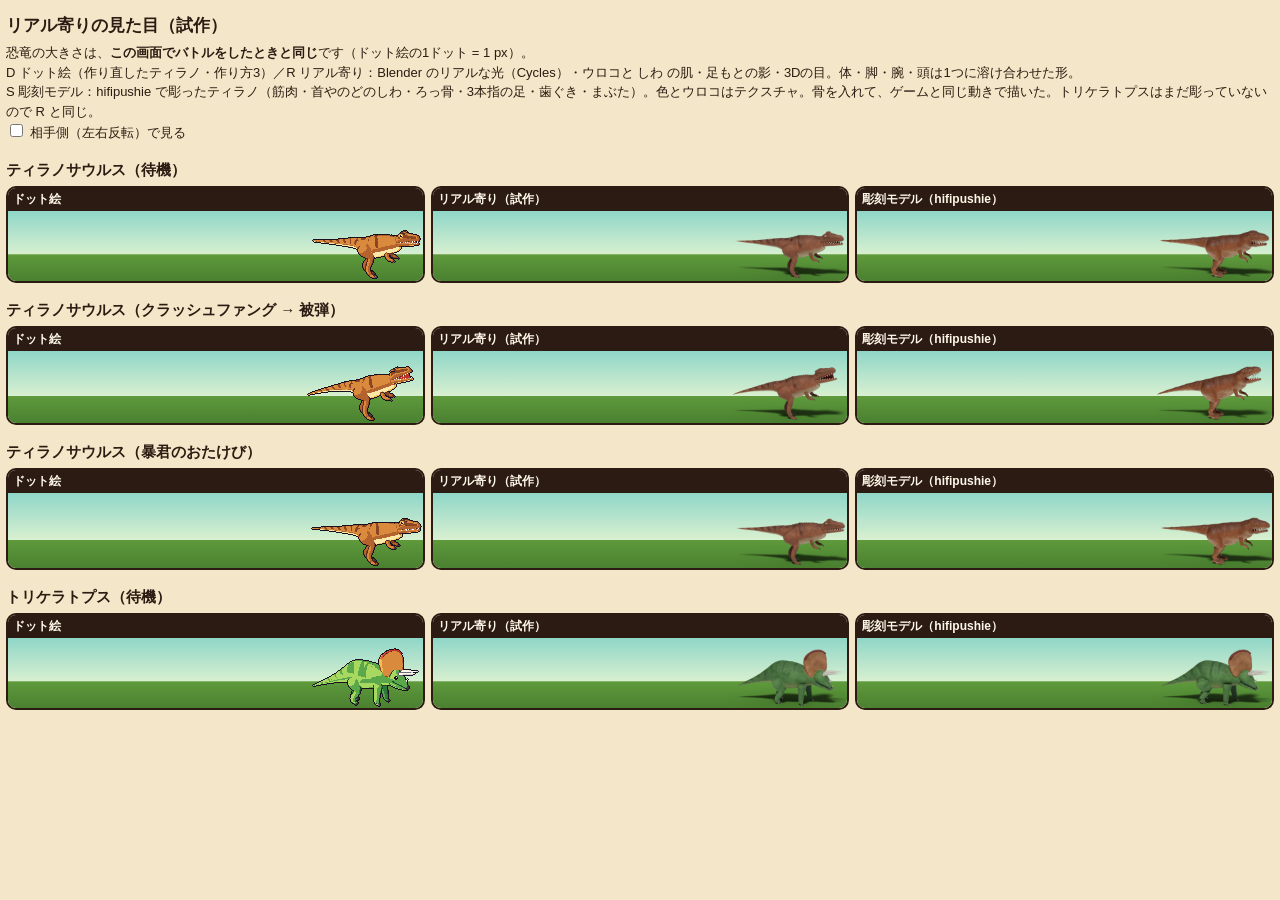
<file: tools/real.html>
<!doctype html>
<html lang="ja">
<head>
<meta charset="utf-8">
<meta name="viewport" content="width=device-width, initial-scale=1">
<title>DINO DUEL リアル寄り・彫刻モデルの試作</title>
<style>
  body { margin: 0; padding: 10px 6px 40px; background: #f4e6c8; color: #2b1b12; font-family: sans-serif; }
  h1 { font-size: 17px; margin: 4px 0 6px; }
  p.note { font-size: 13px; line-height: 1.5; margin: 0 0 10px; }
  h2 { font-size: 15px; margin: 18px 0 6px; }
  .grid { display: grid; grid-template-columns: repeat(auto-fit, minmax(min(calc(var(--cw) * var(--ps) * 1px + 4px), calc(50% - 3px)), 1fr)); gap: 6px; }
  .cell { background: #fff8e8; border: 2px solid #2b1b12; border-radius: 10px; overflow: hidden; }
  .cell b { display: block; font-size: 12px; padding: 3px 5px; background: #2b1b12; color: #fff8e8; white-space: nowrap; overflow: hidden; }
  .stage { display: flex; justify-content: flex-end; align-items: flex-end; height: calc(var(--ch) * var(--ps) * 1px); overflow: hidden;
           background: linear-gradient(#8fd6c8 0%, #d8f0d0 62%, #5f9a3c 62.2%, #4a8030 100%); }
  .pix { flex: 0 0 auto; width: calc(var(--fw) * var(--ps) * 1px); height: calc(var(--fh) * var(--ps) * 1px);
         margin-bottom: calc(var(--gy, 0) * var(--ps) * -1px + 6px);
         margin-right: calc(var(--dx) * var(--ps) * -1px);   /* 頭の側（右）をそろえる。せまいときは、しっぽの先が切れる */
         background-repeat: no-repeat; image-rendering: pixelated;
         background-size: calc(var(--fw) * var(--n) * var(--ps) * 1px) calc(var(--fh) * var(--ps) * 1px);
         background-position: calc(var(--f) * var(--fw) * var(--ps) * -1px) 0; }
  .flip .pix { transform: scaleX(-1); }
  .flip .stage { justify-content: flex-start; }
  .flip .pix { margin-right: 0; margin-left: calc(var(--dx) * var(--ps) * -1px); }
  .zoom { display: flex; justify-content: center; background: #6ea5d7; padding: 6px 0; }
  .zoom canvas { image-rendering: pixelated; width: 100%; max-width: 240px; }
  label { font-size: 13px; }
</style>
</head>
<body>
<h1>リアル寄りの見た目（試作）</h1>
<p class="note">恐竜の大きさは、<b>この画面でバトルをしたときと同じ</b>です（ドット絵の1ドット = <span id="ps"></span>px）。<br>
D ドット絵（作り直したティラノ・作り方3）／R リアル寄り：Blender のリアルな光（Cycles）・ウロコと しわ の肌・足もとの影・3Dの目。体・脚・腕・頭は1つに溶け合わせた形。<br>
S 彫刻モデル：hifipushie で彫ったティラノ（筋肉・首やのどのしわ・ろっ骨・3本指の足・歯ぐき・まぶた）。色とウロコはテクスチャ。骨を入れて、ゲームと同じ動きで描いた。トリケラトプスはまだ彫っていないので R と同じ。<br>
<label><input type="checkbox" id="flip"> 相手側（左右反転）で見る</label></p>
<div id="rows"></div>
<script src="../art/output/real-preview/index.js"></script>
<script>
(function () {
  'use strict';
  var D = window.EYE_OPT, OPTS = Object.keys(D.options);
  // バトル画面と同じ1ドットの大きさ（js/game/pix.js の P.fit と、バトルの場の大きさの計算と同じ）
  function fit() {
    var W = window.innerWidth, H = window.innerHeight, dpr = window.devicePixelRatio || 1;
    var k = Math.min(0.48 * (W - 8) / 112, ((0.5 * H - 32) / 3 - 17) / 62);
    var ps = Math.max(1, Math.floor(k * dpr)) / dpr;
    document.documentElement.style.setProperty('--ps', ps);
    document.getElementById('ps').textContent = (Math.round(ps * 100) / 100) + ' ';
  }
  fit();
  window.addEventListener('resize', fit);
  document.getElementById('flip').addEventListener('change', function (e) { document.body.classList.toggle('flip', e.target.checked); });

  var ROWS = [
    { key: 'tyranno', title: 'ティラノサウルス（待機）', play: ['idle'] },
    { key: 'tyranno', title: 'ティラノサウルス（クラッシュファング → 被弾）', play: ['bite', 'hit'] },
    { key: 'tyranno', title: 'ティラノサウルス（暴君のおたけび）', play: ['roar'] },
    { key: 'triceratops', title: 'トリケラトプス（待機）', play: ['idle'] }
  ];
  var live = [];
  var root = document.getElementById('rows');
  ROWS.forEach(function (r) {
    var d = D.dinos[r.key];
    var h = document.createElement('h2'); h.textContent = r.title; root.appendChild(h);
    var g = document.createElement('div'); g.className = 'grid'; root.appendChild(g);
    // 絵が入っている範囲（全部のコマ）だけを見せる：スマホでも2案ずつ横に並ぶように
    var bx = r.play.reduce(function (b, n) { var q = d.anims[n].box; return [Math.min(b[0], q[0]), Math.min(b[1], q[1]), Math.max(b[2], q[2]), Math.max(b[3], q[3])]; }, [999, 999, 0, 0]);
    var cw = bx[2] - bx[0] + 4;
    g.style.setProperty('--cw', cw);
    g.style.setProperty('--ch', Math.max(70, bx[3] - bx[1] + 10));
    g.style.setProperty('--dx', d.w - bx[2] - 2);
    // 1回分のコマの並び（待機以外は、最後に待機を少しはさんでくり返す）
    var seq = [];
    r.play.forEach(function (name) {
      var a = d.anims[name];
      for (var i = 0; i < a.n; i++) seq.push({ f: a.s + i, ms: a.ms[i] });
    });
    if (r.play[0] !== 'idle') { var id = d.anims.idle; for (var j = 0; j < 8; j++) seq.push({ f: id.s + (j % id.n), ms: id.ms[j % id.n] }); }
    OPTS.forEach(function (o) {
      var c = document.createElement('div'); c.className = 'cell';
      c.innerHTML = '<b>' + D.options[o] + '</b><div class="stage"><div class="pix" style="--fw:' + d.w + ';--fh:' + d.h + ';--n:' + d.n +
        ';--gy:' + (d.gy || 0) + ';--f:' + seq[0].f + ';background-image:url(../' + d.sheets[o] + ')' +
        (D.hd && D.hd[o] ? ';image-rendering:auto' : '') + '"></div></div>';
      g.appendChild(c);
      live.push({ el: c.querySelector('.pix'), seq: seq });
    });
  });
  var t0 = performance.now();
  function tick(now) {
    live.forEach(function (s) {
      var tot = 0; s.seq.forEach(function (q) { tot += q.ms; });
      var t = (now - t0) % tot, f = s.seq[0].f;
      for (var i = 0; i < s.seq.length; i++) { if (t < s.seq[i].ms) { f = s.seq[i].f; break; } t -= s.seq[i].ms; }
      s.el.style.setProperty('--f', f);
    });
    requestAnimationFrame(tick);
  }
  requestAnimationFrame(tick);
})();
</script>
</body>
</html>
</file>
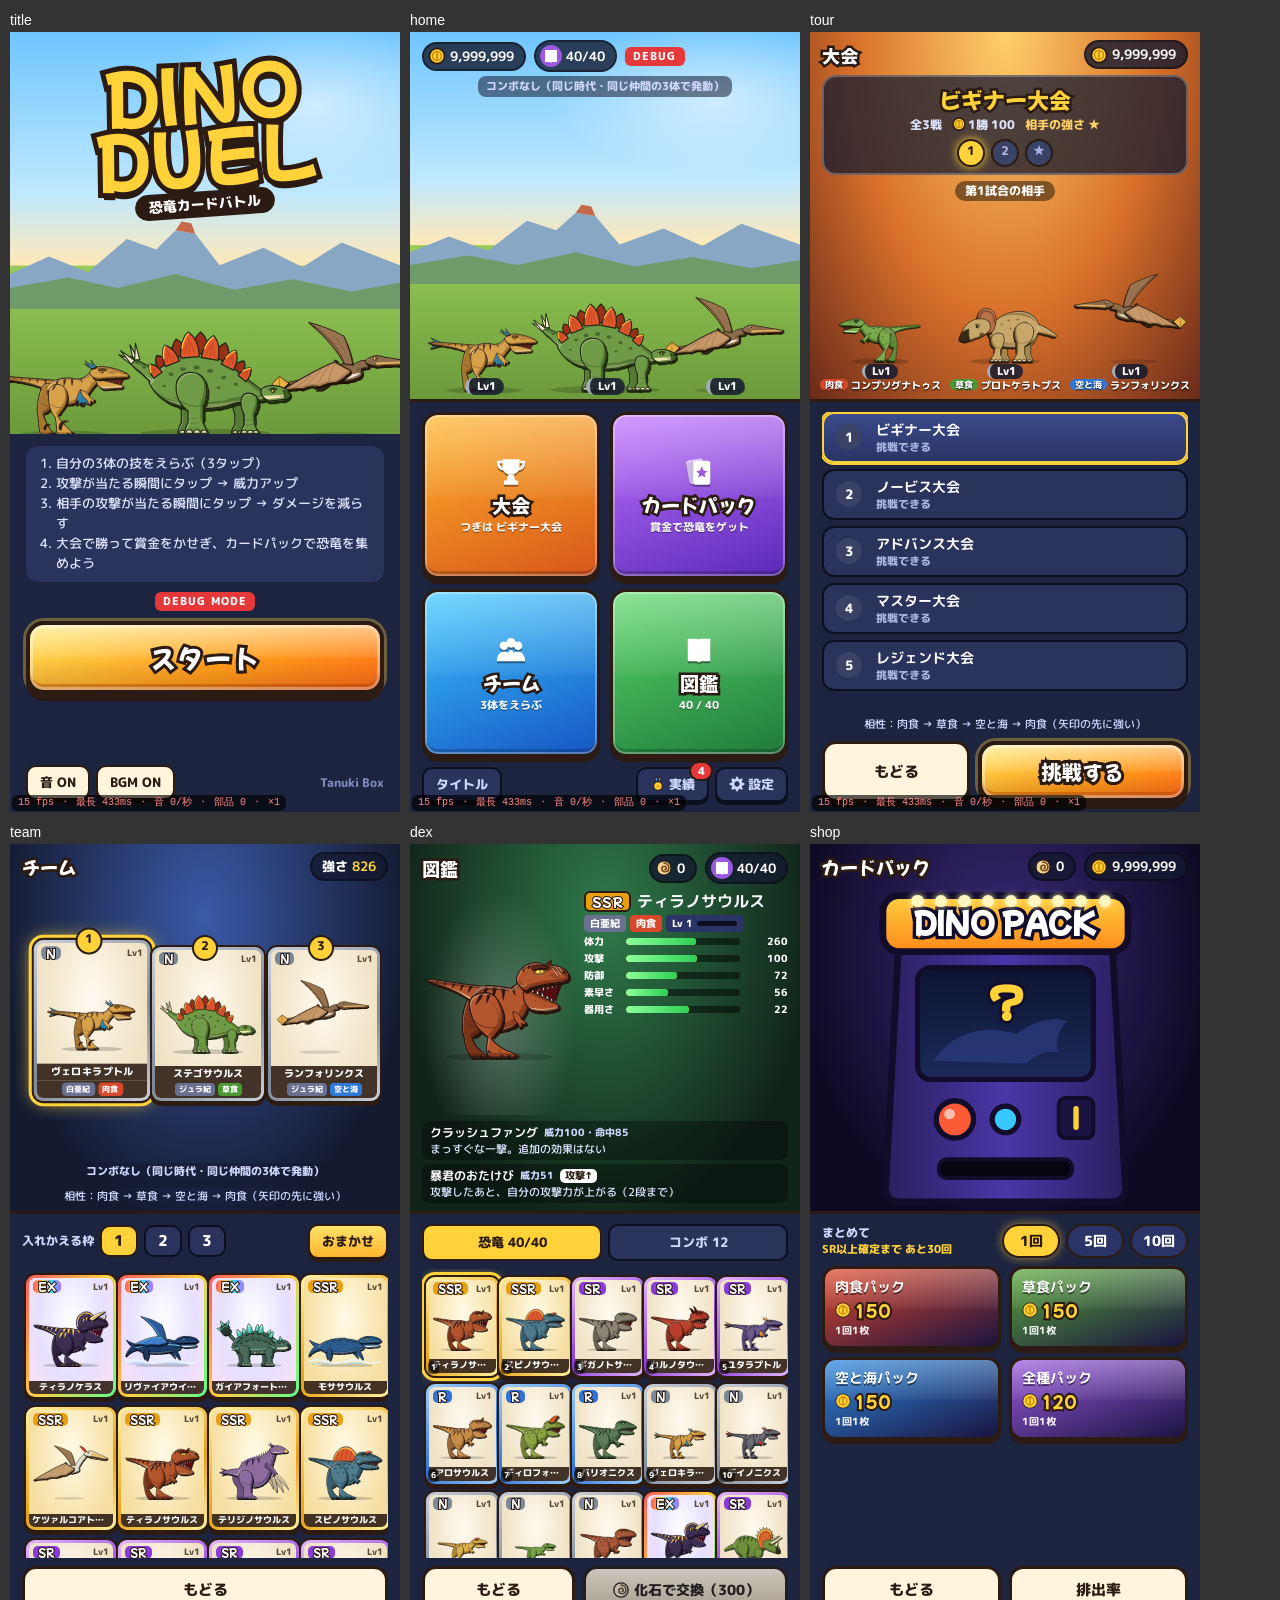
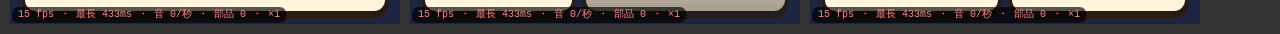
<file: tools/screens.html>
<!doctype html>
<html lang="ja">
<head>
<meta charset="utf-8">
<title>DINO DUEL 画面の確認</title>
<!--
  スマホの大きさ（390×780）で、ゲームの画面をならべて見るページ（確認用。ゲームには出ない）。
    ?lang=ja|en   … 言語
    ?wide=1       … 枠を 1200×675 に（shareimg を実寸で見る）
    ?s=home,tour  … ならべる画面（title / home / tour / team / dex / shop / battle / combo / result / win / lose / reveal / ex / shop10 / bulk / arena0〜4 / final / tutorial / settings / ach / tour1 / shareimg）
  デバッグ用のセーブ（?debug=1）で開くので、ふつうのセーブは変わらない。
-->
<style>
  body { margin: 0; padding: 10px; background: #333; display: flex; flex-wrap: wrap; gap: 10px; font: 14px sans-serif; color: #fff; }
  figure { margin: 0; }
  figcaption { padding: 2px 0 4px; }
  iframe { width: 390px; height: 780px; border: 0; background: #000; display: block; }
</style>
</head>
<body>
<script>
  var q = new URLSearchParams(location.search), lang = q.get('lang') || 'ja';
  var list = (q.get('s') || 'title,home,tour,team,dex,shop').split(',');
  if (q.get('wide')) document.head.insertAdjacentHTML('beforeend', '<style>iframe { width: 1200px; height: 675px; }</style>');   // シェア画像を実寸で見る
  list.forEach(function (name) {
    var f = document.createElement('figure');
    f.innerHTML = '<figcaption>' + name + '</figcaption><iframe src="../index.html?debug=1&lang=' + lang + '"></iframe>';
    document.body.appendChild(f);
    var fr = f.querySelector('iframe');
    fr.addEventListener('load', function () {
      var w = fr.contentWindow, DN = w.DN, app = DN.app, s = app.state;
      s.tut = name === 'tutorial' ? false : true;
      if (name === 'battle') { DN.Progress.startRun(s, 2); app.startMatch(); return; }
      // 大会ごとの背景：arena0〜arena4 ／ 決勝の登場：final ／ チュートリアル：tutorial
      var ar = /^arena(\d)$/.exec(name);
      if (ar) { DN.Progress.startRun(s, +ar[1]); app.startMatch(); return; }
      if (name === 'final') { s.run = { t: 2, m: 3 }; app.startMatch(); return; }
      if (name === 'tutorial') { DN.Progress.startRun(s, 0); app.startMatch(); return; }
      if (name === 'settings') { app.go('home'); DN.openSettings(); return; }
      if (name === 'ach') { app.go('ach'); return; }
      if (name === 'tour1') { s.cleared[0] = true; s.cleared[1] = true; app.go('tour'); w.document.querySelector('.tl-row[data-t="1"]').click(); return; }
      if (name === 'shareimg') {   // シェア用の画像（優勝）
        app.go('home');
        DN.drawShareImage({ kind: 'champ', title: 'ビギナー大会 優勝！', team: s.team.map(function (id) { return { id: id, own: s.owned[id] }; }) }).then(function (c) {
          c.style.cssText = 'position:absolute;left:0;top:0;width:100%;z-index:999'; w.document.body.appendChild(c);
        });
        return;
      }
      if (name === 'combo') { s.team = ['leviawing', 'mosa', 'quetzal']; DN.Progress.startRun(s, 2); app.startMatch(); return; }  // コンボ発動の演出
      // 試合の結果：result = 大会で優勝（1体目と2体目がレベルアップ）／ win = ふつうの勝ち（空と海のチーム）／ lose = 負け
      if (name === 'result' || name === 'win' || name === 'lose') {
        if (name === 'win') s.team = ['leviawing', 'mosa', 'quetzal'];
        DN.Progress.startRun(s, 0); if (name === 'result') s.run.m = DN.TOURNAMENTS[0].matches.length - 1;
        s.owned[s.team[0]].xp = 50; s.owned[s.team[1]].xp = 30;
        var before = {}; s.team.forEach(function (id) { before[id] = { lv: s.owned[id].lv, xp: s.owned[id].xp }; });
        var r = DN.Progress.finishMatch(s, name !== 'lose');
        app.go('home'); DN.Screens.result(r, before, 0, 4);
        w.document.querySelectorAll('.screen').forEach(function (x) { x.classList.toggle('active', x.id === 'scr-result'); });
        return;
      }
      if (name === 'ex') {   // EX を引いたところ（1回だけ必ず EX が出るようにする）
        var draw = DN.Progress.draw;
        DN.Progress.draw = function () { DN.Progress.draw = draw; return 'tyranoceras'; };
        delete s.owned.tyranoceras;
        s.packs.win_legend = 1; app.go('shop', { open: 'win_legend' }); return;
      }
      // まとめて引く：shop10 = 10回をえらんだところ／ bulk = 10回引いて最後の一覧まで（新しい恐竜で止まったら自動で「つづける」）
      if (name === 'shop10' || name === 'bulk') {
        DN.DINOS.forEach(function (d) { if (d.clan === 'carnivore' && d.rarity === 'N') delete s.owned[d.id]; });
        s.team = ['stego', 'triceratops', 'ankylo'];
        app.go('shop');
        w.document.querySelector('.pc[data-n="10"]').click();
        if (name === 'bulk') {
          w.document.querySelectorAll('#scr-shop .pk:not(.prize)')[0].click();
          var tm = setInterval(function () {
            var ov = w.document.getElementById('overlay');
            if (ov.querySelector('.bulk-sum')) { clearInterval(tm); return; }
            if (ov.classList.contains('on')) ov.querySelector('.ov-btns .btn.big').click();
          }, 2500);
        }
        return;
      }
      if (name === 'reveal') { s.packs.win_legend = 1; app.go('shop', { open: 'win_legend' }); return; }
      if (name !== 'title') app.go(name);
    });
  });
</script>
</body>
</html>
</file>
<file: style.css>
/* DINO DUEL 見た目 */
:root {
  --ink: #2b1b12;
  --panel: #1d2440;
  --panel2: #29335c;
  --panel3: #141a30;
  --cream: #fff4dc;
  --atk: #ff5a36;
  --def: #2f9dff;
  --gold: #ffd23a;
  --me: #3f86ff;
  --foe: #ff4f5e;
  --heal: #5cf07a;
  --r-N: #a3adb8;
  --r-R: #4a90ea;
  --r-SR: #b25cf0;
  --r-SSR: #f2b418;
  --safe-b: env(safe-area-inset-bottom, 0px);
  --safe-t: env(safe-area-inset-top, 0px);
}

html, body {
  margin: 0;
  height: 100%;
  overflow: hidden;
  background: #0f1324;
  font-family: 'M PLUS Rounded 1c', system-ui, sans-serif;
  font-weight: 800;
  color: var(--ink);
}
body {
  touch-action: manipulation;
  -webkit-user-select: none;
  user-select: none;
  -webkit-touch-callout: none;
  -webkit-tap-highlight-color: transparent;
  overscroll-behavior: none;
}
button { font-family: inherit; font-weight: 800; color: inherit; cursor: pointer; -webkit-tap-highlight-color: transparent; }
button:focus { outline: none; }
button:focus-visible { outline: 3px solid var(--gold); outline-offset: 2px; }

#app {
  position: relative;
  max-width: 480px;
  height: 100%;
  height: 100dvh;
  margin: 0 auto;
  overflow: hidden;
  background: var(--panel);
  box-shadow: 0 0 40px rgba(0, 0, 0, 0.5);
}
.screen { position: absolute; inset: 0; display: none; flex-direction: column; }
.screen.active { display: flex; }

/* ---------- 共通のボタン ---------- */
.btn {
  color: var(--ink);
  border: 3px solid var(--ink);
  border-radius: 14px;
  background: var(--cream);
  box-shadow: 0 5px 0 var(--ink);
  padding: 10px 16px;
  font-size: 16px;
  transition: transform 0.06s, box-shadow 0.06s;
}
.btn:active { transform: translateY(4px); box-shadow: 0 1px 0 var(--ink); }
.btn.big {
  position: relative;
  overflow: hidden;
  width: 100%;
  font-size: 26px;
  padding: 14px 0;
  color: #fff;
  background:
    linear-gradient(180deg, rgba(255,255,255,0.5) 0%, rgba(255,255,255,0.1) 48%, rgba(0,0,0,0) 52%, rgba(0,0,0,0.12) 100%),
    linear-gradient(160deg, #ffe45a, #ff9a1a 60%, #ff6a1a);
  border-width: 4px;
  border-radius: 18px;
  box-shadow: 0 7px 0 var(--ink), 0 0 0 3px rgba(255,210,60,0.35), inset 0 0 0 3px rgba(255,255,255,0.35), inset 0 -6px 0 rgba(160,50,0,0.35);
  font-family: 'Mochiy Pop One', 'M PLUS Rounded 1c', sans-serif;
  font-weight: 400;
  letter-spacing: 0.06em;
  -webkit-text-stroke: 6px var(--ink);
  paint-order: stroke fill;
  text-shadow: 0 3px 0 var(--ink);
  animation: bigPulse 1.4s ease-in-out infinite;
}
.btn.big::after {
  content: '';
  position: absolute; top: -30%; bottom: -30%; left: -50%;
  width: 30%;
  background: linear-gradient(100deg, transparent, rgba(255,255,255,0.8), transparent);
  transform: skewX(-20deg);
  animation: shine 2.4s ease-in-out infinite;
  will-change: transform;
}
.btn.big:active { transform: translateY(6px) scale(0.98); box-shadow: 0 1px 0 var(--ink), inset 0 0 0 3px rgba(255,255,255,0.35); animation: none; }
@keyframes bigPulse { 0%, 100% { transform: scale(1); } 50% { transform: scale(1.025); } }

.btn.small { font-size: 13px; padding: 6px 12px; border-width: 2px; box-shadow: 0 3px 0 var(--ink); border-radius: 10px; }
.btn.x { background: #111; color: #fff; }

/* ---------- 背景（空・山・草原） ---------- */
.sky {
  background:
    radial-gradient(ellipse 60% 30% at 78% 18%, rgba(255, 255, 255, 0.55), transparent 70%),
    url("data:image/svg+xml,%3Csvg xmlns='http://www.w3.org/2000/svg' viewBox='0 0 400 120' preserveAspectRatio='none'%3E%3Cpath d='M0 120 L0 80 L40 60 L80 78 L120 40 L150 52 L170 30 L190 34 L215 70 L260 50 L300 72 L340 44 L400 70 L400 120Z' fill='%2388a7c4'/%3E%3Cpath d='M170 30 L190 34 L186 22 L176 20Z' fill='%23c46a4a'/%3E%3Cpath d='M0 120 L0 96 L60 84 L110 96 L170 80 L230 98 L290 86 L350 100 L400 90 L400 120Z' fill='%236f9a6a'/%3E%3C/svg%3E") bottom 42% center / 100% 26% no-repeat,
    linear-gradient(#6fc6ff 0%, #bfe8ff 40%, #ffe9b8 58%, #9ccb5c 58.2%, #83b64a 75%, #6c9a3c 100%);
}

/* ---------- タイトル ---------- */
#scr-title { background: var(--panel); }
.t-top {
  flex: 0 0 48%;
  position: relative;
  display: flex;
  flex-direction: column;
  align-items: center;
  justify-content: flex-start;
  padding-top: calc(7% + var(--safe-t));
  overflow: hidden;
}
.logo {
  margin: 0;
  font-family: 'Mochiy Pop One', sans-serif;
  font-weight: 400;
  font-size: clamp(52px, 17vw, 76px);
  line-height: 0.95;
  text-align: center;
  color: var(--gold);
  -webkit-text-stroke: 10px var(--ink);
  paint-order: stroke fill;
  text-shadow: 0 7px 0 var(--ink);
  transform: rotate(-4deg);
  position: relative;
  z-index: 2;
}
.t-sub {
  margin: 6px 0 0;
  padding: 3px 14px;
  background: var(--ink);
  color: #fff;
  border-radius: 999px;
  font-size: 14px;
  z-index: 2;
  transform: rotate(-4deg);
}
.t-dinos {
  position: absolute;
  left: 0; right: 0; bottom: -4px;
  height: 30%;
  display: flex;
  justify-content: center;
  align-items: flex-end;
}
.t-dinos > div { height: 100%; aspect-ratio: 4 / 3; margin: 0 -10px; }
.t-dinos .dino-svg, .t-dinos .dino-img { width: 100%; height: 100%; display: block; object-fit: contain; }
.t-dinos > div:nth-child(2) { z-index: 1; transform: scale(1.15); transform-origin: bottom; }

.t-bottom {
  flex: 1;
  display: flex;
  flex-direction: column;
  gap: 10px;
  padding: 12px 16px calc(12px + var(--safe-b));
  color: #fff;
  min-height: 0;
}
.howto {
  margin: 0;
  padding: 8px 10px 8px 30px;
  background: var(--panel2);
  border-radius: 12px;
  font-size: 12.5px;
  font-weight: 500;
  line-height: 1.6;
  color: #dfe5ff;
}
.lv-label { font-size: 12px; color: #aab4e0; margin-bottom: -4px; }
.lv-row { display: flex; gap: 5px; }
.lv-row button {
  flex: 1;
  border: 2px solid #0008;
  border-radius: 9px;
  background: var(--panel2);
  color: #cfd7ff;
  font-size: 11px;
  padding: 7px 0;
}
.lv-row button.on { background: var(--gold); color: var(--ink); border-color: var(--ink); }
.t-foot { display: flex; justify-content: space-between; align-items: center; margin-top: auto; }
.t-snd, .h-snd { display: flex; gap: 6px; }
.by { font-size: 12px; color: #7f89b8; }

/* ---------- バトル：場 ---------- */
.field {
  flex: 0 0 50%;
  position: relative;
  overflow: hidden;
  padding-top: var(--safe-t);
}
.turn-badge {
  position: absolute;
  top: calc(6px + var(--safe-t));
  left: 50%;
  transform: translateX(-50%);
  padding: 2px 12px;
  border-radius: 999px;
  background: rgba(20, 26, 48, 0.72);
  color: #fff;
  font-size: 12px;
  z-index: 5;
  white-space: nowrap;
}
.lanes {
  position: absolute;
  left: 0; right: 0;
  top: calc(28px + var(--safe-t));
  bottom: 4px;
  display: grid;
  grid-template-rows: 1fr 1fr 1fr;
}
.lane {
  position: relative;
  display: flex;
  justify-content: space-between;
  align-items: stretch;
  padding: 0 4px;
  min-height: 0;
}
.lane::after { /* 正面どうしを結ぶ目じるし */
  content: '';
  position: absolute;
  left: 50%; top: 62%;
  width: 22px; height: 22px;
  margin: -11px 0 0 -11px;
  border-radius: 50%;
  background: rgba(255, 255, 255, 0.35);
  border: 2px dashed rgba(43, 27, 18, 0.35);
}
.slot {
  position: relative;
  width: 48%;
  display: flex;
  flex-direction: column;
  align-items: center;
  min-height: 0;
}
.lane0 .slot { transform: scale(0.9); transform-origin: center 70%; }
.lane1 .slot { transform: scale(0.95); transform-origin: center 70%; }
.hud {
  display: flex;
  align-items: center;
  gap: 4px;
  max-width: 100%;
  padding: 1px 6px 1px 4px;
  border-radius: 7px;
  background: rgba(20, 26, 48, 0.78);
  color: #fff;
  font-size: 10px;
  line-height: 1.35;
  border-left: 4px solid var(--rc, #999);
  z-index: 3;
  white-space: nowrap;
  margin-bottom: 2px;
  flex: 0 0 auto;
}
.hud .nm { overflow: hidden; text-overflow: ellipsis; max-width: 88px; }
.hpbar {
  position: relative;
  width: 46px; height: 7px;
  border-radius: 4px;
  background: #0b0f1e;
  overflow: hidden;
  border: 1px solid #000;
}
.hpbar i {
  position: absolute; left: 0; top: 0; bottom: 0;
  width: 100%;
  background: linear-gradient(#8dff9a, #2fcf55);
  transition: width 0.35s ease-out;
}
.hpbar i.mid { background: linear-gradient(#ffe78a, #f2b418); }
.hpbar i.low { background: linear-gradient(#ff9a8a, #e5383b); }
.hpn { font-size: 9px; color: #cfd7ff; min-width: 20px; text-align: right; }
.buffs { display: flex; gap: 2px; }
.buffs b { font-size: 8px; padding: 0 3px; border-radius: 4px; background: #e5383b; }
.buffs b.up { background: #e87a18; }
.sprite {
  position: relative;
  flex: 1;
  width: 100%;
  min-height: 0;
  display: flex;
  justify-content: center;
  align-items: flex-end;
  z-index: 2;
}
.sprite .body { height: 100%; aspect-ratio: 4 / 3; max-width: 100%; display: flex; align-items: flex-end; animation: bob 1.8s ease-in-out infinite; will-change: transform; }
.sprite { will-change: transform; }
.sprite .dino-svg, .sprite .dino-img { width: 100%; height: auto; display: block; overflow: visible; }
.slot.foe .dino-svg, .slot.foe .dino-img { transform: scaleX(-1); }
.dino-img { -webkit-user-drag: none; user-select: none; pointer-events: none; }
.slot.acting { z-index: 6; }
.slot.dead .body { animation: none; filter: grayscale(1) brightness(0.75); opacity: 0.45; transform: rotate(10deg) translateY(12%); transition: all 0.6s ease-in; }
.slot.foe.dead .body { transform: rotate(-10deg) translateY(12%); }
.slot.targeted .body { filter: drop-shadow(0 0 6px #fff) drop-shadow(0 0 3px var(--ring, #fff)); }
@keyframes bob {
  0%, 100% { transform: translateY(0); }
  50% { transform: translateY(-1.5%); }
}

/* ---------- 演出 ---------- */
.fx-layer { position: absolute; inset: 0; pointer-events: none; z-index: 20; }
.float-num {
  position: absolute;
  transform: translate(-50%, -50%);
  font-family: 'Mochiy Pop One', sans-serif;
  font-weight: 400;
  font-size: 26px;
  color: #fff;
  -webkit-text-stroke: 6px var(--ink);
  paint-order: stroke fill;
  white-space: nowrap;
  animation: floatUp 0.95s cubic-bezier(0.2, 0.9, 0.3, 1) forwards;
}
.float-num.crit { color: var(--gold); font-size: 34px; }
.float-num.heal { color: var(--heal); font-size: 22px; }
.float-num.small { font-size: 14px; -webkit-text-stroke: 4px var(--ink); }
.float-num.txt { font-size: 15px; -webkit-text-stroke: 4px var(--ink); }
.float-num.bad { color: #ff8a8a; }
.float-num.up { color: #ffb44a; }
@keyframes floatUp {
  0% { transform: translate(-50%, -30%) scale(0.4); opacity: 0; }
  18% { transform: translate(-50%, -80%) scale(1.25); opacity: 1; }
  30% { transform: translate(-50%, -85%) scale(1); }
  75% { opacity: 1; }
  100% { transform: translate(-50%, -150%) scale(1); opacity: 0; }
}
.spark {
  position: absolute;
  width: 110px; height: 110px;
  margin: -55px 0 0 -55px;
  background: radial-gradient(circle, #fff 0 16%, #fff6b0 28%, rgba(255, 190, 60, 0.9) 40%, transparent 62%);
  clip-path: polygon(50% 0, 60% 36%, 96% 22%, 68% 50%, 100% 72%, 62% 64%, 56% 100%, 44% 66%, 8% 86%, 34% 54%, 0 30%, 40% 38%);
  animation: spark 0.34s ease-out forwards;
}
.spark.crit { width: 170px; height: 170px; margin: -85px 0 0 -85px; }
@keyframes spark {
  0% { transform: scale(0.2) rotate(0deg); opacity: 1; }
  100% { transform: scale(1.3) rotate(25deg); opacity: 0; }
}
.ring-mini {
  position: absolute;
  width: 46px; height: 46px;
  margin: -23px 0 0 -23px;
  border-radius: 50%;
  border: 4px solid var(--atk);
  box-shadow: 0 0 0 2px var(--ink), inset 0 0 0 2px var(--ink);
}
.ring-mini.def { border-color: var(--def); }
.ring-mini.target { border-color: rgba(255, 255, 255, 0.9); border-width: 3px; }
.banner {
  position: absolute;
  left: 50%; top: 50%;
  transform: translate(-50%, -50%);
  max-width: 92%;
  padding: 5px 14px;
  border-radius: 999px;
  background: rgba(20, 26, 48, 0.86);
  border: 3px solid var(--me);
  color: #fff;
  font-size: 14px;
  white-space: nowrap;
  overflow: hidden;
  text-overflow: ellipsis;
  animation: bannerIn 0.22s ease-out;
  z-index: 25;
}
.banner.foe { border-color: var(--foe); }
.banner small { color: #aab4e0; font-size: 11px; margin-right: 4px; }
@keyframes bannerIn { from { transform: translate(-50%, -50%) scale(0.6); opacity: 0; } }
.splash {
  position: absolute;
  left: 50%; top: 50%;
  transform: translate(-50%, -50%);
  font-family: 'Mochiy Pop One', sans-serif;
  font-weight: 400;
  font-size: 46px;
  color: var(--gold);
  -webkit-text-stroke: 9px var(--ink);
  paint-order: stroke fill;
  white-space: nowrap;
  animation: splash 0.9s ease-out forwards;
  z-index: 30;
}
@keyframes splash {
  0% { transform: translate(-50%, -50%) scale(2.2); opacity: 0; }
  25% { transform: translate(-50%, -50%) scale(1); opacity: 1; }
  75% { transform: translate(-50%, -50%) scale(1); opacity: 1; }
  100% { transform: translate(-50%, -50%) scale(0.9); opacity: 0; }
}
.flash { position: absolute; inset: 0; background: #fff; animation: flash 0.28s ease-out forwards; z-index: 40; pointer-events: none; }
.flash.gold { background: #ffe680; }
.flash.gold { animation-name: flashSoft; }
@keyframes flashSoft { from { opacity: 0.5; } to { opacity: 0; } }
@keyframes flash { from { opacity: 0.75; } to { opacity: 0; } }
.shake { animation: shake 0.32s linear; }
.shake-big { animation: shake 0.5s linear; }
@keyframes shake {
  0%, 100% { transform: translate(0, 0); }
  15% { transform: translate(-7px, 4px); }
  30% { transform: translate(6px, -5px); }
  45% { transform: translate(-5px, -3px); }
  60% { transform: translate(4px, 4px); }
  75% { transform: translate(-2px, 2px); }
}

/* ---------- 行動順 ---------- */
.order {
  flex: 0 0 46px;
  display: flex;
  align-items: center;
  gap: 5px;
  padding: 0 10px;
  background: var(--panel3);
  border-top: 3px solid var(--ink);
  border-bottom: 3px solid var(--ink);
}
.order .lbl { font-size: 10px; color: #7f89b8; margin-right: 2px; line-height: 1.1; }
.oi {
  position: relative;
  width: 34px; height: 34px;
  flex: 0 0 34px;
  border-radius: 50%;
  background: var(--me);
  border: 2px solid #0b0f1e;
  overflow: hidden;
  transition: transform 0.15s, opacity 0.2s;
}
.oi.foe { background: var(--foe); }
.oi svg, .oi img { position: absolute; inset: 0; width: 100%; height: 100%; }
.oi.foe svg, .oi.foe img { transform: scaleX(-1); }
.oi.now { transform: scale(1.22); border-color: #fff; box-shadow: 0 0 0 2px var(--gold), 0 0 12px var(--gold); z-index: 2; }
.oi.done { opacity: 0.4; }
.oi.dead { opacity: 0.25; filter: grayscale(1); }
.order .arrow { color: #4b5584; font-size: 10px; }

/* ---------- 下半分：操作パネル ---------- */
.panel {
  flex: 1;
  min-height: 0;
  position: relative;
  display: flex;
  flex-direction: column;
  gap: 6px;
  padding: 8px 10px calc(8px + var(--safe-b));
  background: var(--panel);
}
.cmd-row {
  flex: 1;
  min-height: 0;
  display: grid;
  grid-template-columns: 64px 1fr 1fr;
  gap: 6px;
}
.who {
  position: relative;
  border-radius: 10px;
  background: var(--panel2);
  border-left: 4px solid var(--rc, #999);
  color: #fff;
  font-size: 9px;
  display: flex;
  flex-direction: column;
  align-items: center;
  justify-content: center;
  overflow: hidden;
  line-height: 1.2;
  text-align: center;
}
.who .ic { width: 40px; height: 40px; }
.who .ic svg, .who .ic img { width: 100%; height: 100%; display: block; }
.who .n { max-width: 58px; overflow: hidden; text-overflow: ellipsis; white-space: nowrap; }
.mv {
  --k1: #6a7a98; --k2: #3a4660; --kg: #9fb2d8;
  position: relative;
  border: 3px solid var(--ink);
  border-radius: 13px;
  background:
    linear-gradient(180deg, rgba(255,255,255,0.32) 0%, rgba(255,255,255,0.08) 48%, rgba(0,0,0,0) 52%, rgba(0,0,0,0.18) 100%),
    linear-gradient(160deg, var(--k1), var(--k2));
  box-shadow: 0 5px 0 var(--ink), inset 0 0 0 2px rgba(255,255,255,0.22), inset 0 -4px 0 rgba(0,0,0,0.22);
  color: #fff;
  text-align: left;
  padding: 3px 34px 3px 38px;
  display: flex;
  align-items: center;
  min-height: 0;
  overflow: hidden;
  transition: transform 0.06s, box-shadow 0.06s, opacity 0.15s, filter 0.15s;
}
.mv::after { /* ときどき光が走る */
  content: '';
  position: absolute; top: -20%; bottom: -20%; left: -60%;
  width: 40%;
  background: linear-gradient(100deg, transparent, rgba(255,255,255,0.55), transparent);
  transform: skewX(-20deg);
  animation: shine 3.6s ease-in-out infinite;
  animation-delay: var(--sd, 0s);
  pointer-events: none;
  will-change: transform;
}
@keyframes shine { 0%, 70% { transform: translateX(0) skewX(-20deg); } 100% { transform: translateX(480%) skewX(-20deg); } }
.mv:active { transform: translateY(4px); box-shadow: 0 1px 0 var(--ink), inset 0 0 0 2px rgba(255,255,255,0.22); }
.mv-ic {
  position: absolute; left: 5px; top: 50%;
  width: 28px; height: 28px; margin-top: -14px;
  border-radius: 50%;
  background: rgba(0, 0, 0, 0.3);
  box-shadow: inset 0 0 0 2px rgba(255,255,255,0.35);
  display: flex; align-items: center; justify-content: center;
}
.mv-ic svg { width: 18px; height: 18px; filter: drop-shadow(0 1px 0 rgba(0,0,0,0.5)); }
.mv-main { display: flex; flex-direction: column; gap: 2px; min-width: 0; }
.mv .nm {
  font-size: 13.5px; line-height: 1.12;
  text-shadow: 0 2px 0 rgba(0,0,0,0.45), 1px 0 0 rgba(0,0,0,0.55), -1px 0 0 rgba(0,0,0,0.55), 0 -1px 0 rgba(0,0,0,0.55);
}
.mv .st { display: flex; gap: 4px; align-items: center; flex-wrap: wrap; }
.mv .acc { font-size: 9.5px; font-weight: 800; color: rgba(255,255,255,0.9); background: rgba(0,0,0,0.3); padding: 0 5px; border-radius: 5px; }
.mv .tag { font-size: 9.5px; font-weight: 800; color: var(--ink); background: #fff; padding: 0 5px; border-radius: 5px; box-shadow: 0 1px 0 rgba(0,0,0,0.4); }
.mv .tag.aoe { background: #9ff5e6; }
.mv .tag.atkUp { background: #ffcf8a; }
.mv .tag.defDown, .mv .tag.spdDown { background: #ffb3bd; }
.mv .tag.drain { background: #b6f7c4; }
.mv .tag.priority { background: #b9dcff; }
.mv .tag.double { background: #f5c2ec; }
.mv .tag.recoil { background: #e8cdb2; }
.mv-pow {
  position: absolute; right: 4px; top: 50%;
  transform: translateY(-50%);
  width: 30px;
  display: flex; flex-direction: column; align-items: center;
  line-height: 1;
}
.mv-pow small { font-size: 8px; color: rgba(255,255,255,0.9); }
.mv-pow b {
  font-family: 'Mochiy Pop One', sans-serif; font-weight: 400;
  font-size: 19px; color: #fff;
  -webkit-text-stroke: 4px var(--ink); paint-order: stroke fill;
}
.mv.k-fang   { --k1: #ff5a3c; --k2: #a3160e; --kg: #ff8a6a; }
.mv.k-roar   { --k1: #ff8f1f; --k2: #b33a06; --kg: #ffb45a; }
.mv.k-claw   { --k1: #a86cff; --k2: #5024a8; --kg: #c79cff; }
.mv.k-quick  { --k1: #3cc0ff; --k2: #1557c4; --kg: #8ad8ff; }
.mv.k-horn   { --k1: #ffb52a; --k2: #b0580a; --kg: #ffd27a; }
.mv.k-tail   { --k1: #c28a4a; --k2: #6a3e18; --kg: #e0b27a; }
.mv.k-shield { --k1: #8a9cc0; --k2: #3c4868; --kg: #b8c8e8; }
.mv.k-flash  { --k1: #ffd83a; --k2: #b88400; --kg: #fff08a; }
.mv.k-stomp  { --k1: #b89058; --k2: #5a3e1c; --kg: #dcbc8a; }
.mv.k-wing   { --k1: #2fd0bc; --k2: #0e7066; --kg: #8af0e2; }
.mv.k-water  { --k1: #3aa6ff; --k2: #143fae; --kg: #8accff; }
.mv.sel {
  transform: translateY(3px);
  box-shadow: 0 2px 0 var(--ink), 0 0 0 3px var(--gold), 0 0 16px 3px var(--kg), inset 0 0 0 2px rgba(255,255,255,0.5);
}
.mv.sel::before {
  content: '\2714';
  position: absolute; left: 1px; top: 1px;
  width: 16px; height: 16px;
  border-radius: 50%;
  background: var(--gold);
  color: var(--ink);
  font-size: 10px; line-height: 16px; text-align: center;
  z-index: 2;
  box-shadow: 0 0 0 2px var(--ink);
}
@keyframes selGlow { to { box-shadow: 0 2px 0 var(--ink), 0 0 0 3px #fff4a0, 0 0 24px 6px var(--kg), inset 0 0 0 2px rgba(255,255,255,0.7); } }
.mv-burst {
  position: absolute;
  width: 20px; height: 20px; margin: -10px 0 0 -10px;
  border-radius: 50%;
  background: radial-gradient(circle, #fff 0 30%, rgba(255,255,255,0.6) 45%, transparent 70%);
  animation: mvBurst 0.5s ease-out forwards;
  pointer-events: none;
}
@keyframes mvBurst { to { transform: scale(12); opacity: 0; } }
.cmd-row.done .mv:not(.sel) { opacity: 0.4; filter: saturate(0.3); }
.cmd-row.dead { opacity: 0.3; pointer-events: none; }
.cmd-row.dead .mv { box-shadow: none; }
.cmd-foot { flex: 0 0 30px; display: flex; align-items: center; justify-content: space-between; gap: 8px; color: #c8d0f0; font-size: 13px; }
.cmd-foot .hint { flex: 1; text-align: center; }
.cmd-foot .btn.small { background: var(--panel2); color: #cfd7ff; border-color: #0b0f1e; box-shadow: 0 3px 0 #0b0f1e; }

/* タイミングの輪 */
.pad {
  --pc: var(--atk);
  --pc2: #ffb03a;
  flex: 1;
  position: relative;
  border-radius: 18px;
  border: 3px solid var(--ink);
  overflow: hidden;
  display: flex;
  align-items: center;
  justify-content: center;
  background: radial-gradient(circle at 50% 52%, #7a2230, #2c1420 72%);
  box-shadow: inset 0 0 30px rgba(0, 0, 0, 0.6);
}
.pad.def { --pc: var(--def); --pc2: #7fe0ff; background: radial-gradient(circle at 50% 52%, #1d4f86, #111d36 72%); }
.pad.wait { background: radial-gradient(circle at 50% 55%, #2c3560, #171d36 70%); }
/* 回る光の筋 */
.pad-rays {
  will-change: transform;
  position: absolute;
  left: 50%; top: 52%;
  width: 640px; height: 640px;
  margin: -320px 0 0 -320px;
  background: repeating-conic-gradient(from 0deg, rgba(255, 255, 255, 0.07) 0deg 9deg, transparent 9deg 22deg);
  animation: rays 6s linear infinite;
  pointer-events: none;
}
.pad.hot .pad-rays { animation-duration: 1.2s; background: repeating-conic-gradient(from 0deg, rgba(255, 220, 120, 0.16) 0deg 9deg, transparent 9deg 22deg); }
.pad-rays.hit {
  background: repeating-conic-gradient(from 0deg, rgba(255, 230, 120, 0.7) 0deg 7deg, transparent 7deg 20deg);
  animation: rays 1.5s linear infinite, raysFade 0.6s ease-out forwards;
}
@keyframes rays { to { transform: rotate(360deg); } }
@keyframes raysFade { 0% { opacity: 1; transform: scale(0.6); } 100% { opacity: 0; transform: scale(1.3) rotate(40deg); } }
.pad-label {
  position: absolute;
  top: 8px; left: 0; right: 0;
  text-align: center;
  color: #fff;
  font-size: 14px;
  text-shadow: 0 2px 0 rgba(0, 0, 0, 0.5);
  z-index: 2;
}
.pad-kind {
  position: absolute;
  bottom: 6px; left: 0; right: 0;
  text-align: center;
  font-family: 'Mochiy Pop One', sans-serif;
  font-weight: 400;
  font-size: 24px;
  letter-spacing: 0.14em;
  color: var(--pc);
  -webkit-text-stroke: 6px var(--ink);
  paint-order: stroke fill;
  z-index: 2;
  animation: kindPulse 0.5s ease-in-out infinite alternate;
}
@keyframes kindPulse { to { transform: scale(1.08); } }
.ring-zone, .ring-target, .ring {
  position: absolute;
  left: 50%; top: 52%;
  width: 104px; height: 104px;
  margin: -52px 0 0 -52px;
  border-radius: 50%;
  box-sizing: border-box;
}
/* 「おしい」までの幅（的のまわりのうすい帯） */
.ring-zone {
  width: 136px; height: 136px; margin: -68px 0 0 -68px;
  border: 14px solid rgba(255, 255, 255, 0.1);
}
.pad.hot .ring-zone { border-color: rgba(255, 220, 90, 0.35); box-shadow: 0 0 24px rgba(255, 210, 60, 0.6); }
.ring-target {
  border: 6px solid #fff;
  background: radial-gradient(circle, rgba(255, 255, 255, 0.22), rgba(255, 255, 255, 0.04) 70%);
  box-shadow: 0 0 0 3px var(--ink), inset 0 0 0 3px var(--ink), 0 0 18px rgba(255, 255, 255, 0.35);
  z-index: 1;
}
.pad.hot .ring-target { border-color: var(--gold); box-shadow: 0 0 0 3px var(--ink), inset 0 0 0 3px var(--ink), 0 0 30px 6px rgba(255, 210, 60, 0.8); }
.ring-target svg { position: absolute; inset: 18px; width: calc(100% - 36px); height: calc(100% - 36px); filter: drop-shadow(0 2px 0 rgba(0, 0, 0, 0.4)); }
.ring {
  border: 10px solid var(--pc);
  box-shadow: 0 0 0 3px var(--ink), inset 0 0 0 3px var(--ink), 0 0 26px 4px var(--pc), inset 0 0 18px var(--pc2);
  will-change: transform, opacity;
  z-index: 2;
}
.ring.echo { border-width: 4px; box-shadow: 0 0 14px var(--pc); z-index: 1; }
.ring.dead {
  border-color: #6d7388;
  box-shadow: 0 0 0 3px var(--ink);
  animation: ringDrop 0.5s ease-in forwards;
}
@keyframes ringDrop { to { transform: translateY(70px) scale(0.8) rotate(20deg); opacity: 0; } }
.judge {
  position: absolute;
  left: 50%; top: 52%;
  transform: translate(-50%, -50%);
  font-family: 'Mochiy Pop One', sans-serif;
  font-weight: 400;
  font-size: 40px;
  white-space: nowrap;
  -webkit-text-stroke: 9px var(--ink);
  paint-order: stroke fill;
  text-shadow: 0 5px 0 var(--ink);
  animation: judge 0.75s cubic-bezier(.2,1.5,.4,1) forwards;
  z-index: 5;
}
.judge.perfect { color: var(--gold); font-size: 46px; animation-name: judgeBig; }
.judge.good { color: #d6ecff; }
.judge.miss { color: #9aa0b8; font-size: 30px; animation-name: judgeMiss; }
@keyframes judge {
  0% { transform: translate(-50%, -50%) scale(2.2); opacity: 0; }
  20% { transform: translate(-50%, -50%) scale(0.95); opacity: 1; }
  30% { transform: translate(-50%, -50%) scale(1.05); }
  80% { transform: translate(-50%, -50%) scale(1); opacity: 1; }
  100% { transform: translate(-50%, -80%) scale(1); opacity: 0; }
}
@keyframes judgeBig {
  0% { transform: translate(-50%, -50%) scale(3) rotate(-8deg); opacity: 0; }
  16% { transform: translate(-50%, -50%) scale(0.9) rotate(-4deg); opacity: 1; }
  26% { transform: translate(-50%, -50%) scale(1.12) rotate(-4deg); }
  36% { transform: translate(-50%, -50%) scale(1) rotate(-4deg); }
  82% { transform: translate(-50%, -50%) scale(1) rotate(-4deg); opacity: 1; }
  100% { transform: translate(-50%, -90%) scale(1.05) rotate(-4deg); opacity: 0; }
}
@keyframes judgeMiss {
  0% { transform: translate(-50%, -50%) scale(1.4); opacity: 0; }
  20% { transform: translate(-50%, -50%) scale(1); opacity: 1; }
  30% { transform: translate(-54%, -50%) rotate(-4deg); }
  40% { transform: translate(-46%, -50%) rotate(4deg); }
  50% { transform: translate(-50%, -50%) rotate(0); }
  100% { transform: translate(-50%, -20%); opacity: 0; }
}
.pad .burst {
  position: absolute;
  left: 50%; top: 52%;
  width: 104px; height: 104px;
  margin: -52px 0 0 -52px;
  border-radius: 50%;
  border: 8px solid #fff;
  box-shadow: 0 0 20px #fff;
  animation: burst 0.45s ease-out forwards;
  z-index: 3;
}
.pad .burst.big { border-color: var(--gold); box-shadow: 0 0 30px var(--gold); animation-duration: 0.55s; }
.pad .burst.late { animation-delay: 0.1s; opacity: 0; animation-fill-mode: both; }
@keyframes burst { 0% { transform: scale(1); opacity: 1; } 100% { transform: scale(3); opacity: 0; border-width: 1px; } }
.pad .shard {
  position: absolute;
  width: 14px; height: 6px;
  border-radius: 2px;
  box-shadow: 0 0 0 2px var(--ink), 0 0 8px currentColor;
  z-index: 3;
}
.pad-flash { position: absolute; inset: 0; background: #fff; z-index: 4; animation: flash 0.3s ease-out forwards; pointer-events: none; }
.chain {
  position: absolute;
  top: 30px; left: 0; right: 0;
  text-align: center;
  font-family: 'Mochiy Pop One', sans-serif; font-weight: 400;
  font-size: 15px;
  color: var(--gold);
  -webkit-text-stroke: 4px var(--ink);
  paint-order: stroke fill;
  z-index: 5;
}
.chain.pop { top: auto; bottom: 38px; font-size: 20px; animation: stickerPop 0.9s cubic-bezier(.2,1.4,.4,1) forwards; --rot: -4deg; left: 50%; right: auto; }
.tap-ripple {
  position: absolute;
  width: 30px; height: 30px; margin: -15px 0 0 -15px;
  border-radius: 50%;
  border: 4px solid rgba(255, 255, 255, 0.9);
  box-shadow: 0 0 12px #fff;
  pointer-events: none;
  z-index: 70;
  animation: ripple 0.45s ease-out forwards;
}
@keyframes ripple { to { transform: scale(3.2); opacity: 0; border-width: 1px; } }

#tapzone { position: absolute; inset: 0; z-index: 60; display: none; touch-action: none; }
#tapzone.on { display: block; }

/* 結果 */
.result { flex: 1; display: flex; flex-direction: column; align-items: center; justify-content: center; gap: 8px; color: #fff; text-align: center; }
.result h2 {
  margin: 0;
  font-family: 'Mochiy Pop One', sans-serif;
  font-weight: 400;
  font-size: 44px;
  color: var(--gold);
  -webkit-text-stroke: 9px var(--ink);
  paint-order: stroke fill;
  animation: splash-in 0.5s ease-out;
}
.result.lose h2 { color: #9fb0e8; }
.result p { margin: 0; font-size: 14px; color: #dfe5ff; }
.result .btns { display: flex; flex-direction: column; gap: 10px; width: 100%; margin-top: 6px; }
.result .row2 { display: flex; gap: 10px; }
.result .row2 .btn { flex: 1; }
@keyframes splash-in { from { transform: scale(2); opacity: 0; } }

/* PC など横に広い画面 */
@media (min-width: 700px) {
  #app { border-left: 3px solid #000; border-right: 3px solid #000; }
}
@media (max-height: 600px) {
  .mv .nm { font-size: 12px; }
  .howto { display: none; }
}

/* ---------- 恐竜の部品は、技を使うときだけ動かす（待機中は絵を画像にして軽くする） ---------- */
.slot.dead .dino-svg * { animation: none !important; }
.slot.pumped .body { animation: bob 1.8s ease-in-out infinite, pumped 0.6s ease-in-out infinite alternate; }
@keyframes pumped {
  from { filter: drop-shadow(0 0 4px rgba(255, 70, 20, 0.9)) drop-shadow(0 0 2px #ff9a3a); }
  to { filter: drop-shadow(0 0 10px rgba(255, 70, 20, 1)) drop-shadow(0 0 4px #ffcf3a); }
}

/* ---------- 技の演出 ---------- */
.sticker {
  position: absolute;
  transform: translate(-50%, -50%) rotate(var(--rot, -8deg));
  font-family: 'Mochiy Pop One', sans-serif; font-weight: 400;
  font-size: 30px;
  color: #fff;
  -webkit-text-stroke: 8px var(--ink);
  paint-order: stroke fill;
  text-shadow: 0 4px 0 var(--ink);
  white-space: nowrap;
  z-index: 26;
  animation: stickerPop 0.85s cubic-bezier(.2,1.4,.4,1) forwards;
}
.sticker.red { color: #ff5a36; }
.sticker.blue { color: #7fd0ff; }
.sticker.gold { color: var(--gold); }
@keyframes stickerPop {
  0% { transform: translate(-50%, -50%) rotate(var(--rot)) scale(2.4); opacity: 0; }
  18% { transform: translate(-50%, -50%) rotate(var(--rot)) scale(0.9); opacity: 1; }
  28% { transform: translate(-50%, -50%) rotate(var(--rot)) scale(1.08); }
  80% { transform: translate(-50%, -50%) rotate(var(--rot)) scale(1); opacity: 1; }
  100% { transform: translate(-50%, -64%) rotate(var(--rot)) scale(1); opacity: 0; }
}
.shock {
  position: absolute;
  border-radius: 50%;
  border: 5px solid #fff;
  box-shadow: 0 0 12px rgba(255, 255, 255, 0.8), inset 0 0 12px rgba(255, 255, 255, 0.6);
  box-sizing: border-box;
  z-index: 21;
}
.ptc { position: absolute; border-radius: 50%; z-index: 22; }
.ptc.spark { border-radius: 1px; clip-path: polygon(50% 0, 62% 38%, 100% 50%, 62% 62%, 50% 100%, 38% 62%, 0 50%, 38% 38%); }
.ptc.rock { border-radius: 2px; clip-path: polygon(20% 0, 90% 15%, 100% 70%, 50% 100%, 0 70%); }
.speedlines { position: absolute; left: -30%; right: -30%; top: -30%; bottom: -30%; z-index: 19; pointer-events: none; }
.speedlines i { position: absolute; left: 0; border-radius: 2px; background: linear-gradient(90deg, transparent, rgba(255, 255, 255, 0.95)); }
.speedlines.blue i { background: linear-gradient(90deg, transparent, rgba(150, 215, 255, 0.95)); }
.ghost { position: absolute; z-index: 18; pointer-events: none; filter: brightness(1.8) saturate(0.4); }
.bite { position: absolute; width: 130px; height: 104px; z-index: 24; }
.bite.big { width: 170px; height: 136px; }
.bite svg { width: 100%; height: 100%; overflow: visible; }
.bite path { fill: #fff; stroke: var(--ink); stroke-width: 3; stroke-linejoin: round; }
.bite .up { animation: biteUp 0.5s cubic-bezier(.7,0,.3,1) forwards; }
.bite .lo { animation: biteLo 0.5s cubic-bezier(.7,0,.3,1) forwards; }
@keyframes biteUp { 0% { transform: translateY(-40px); opacity: 0; } 30% { transform: translateY(8px); opacity: 1; } 45% { transform: translateY(4px); opacity: 1; } 100% { transform: translateY(4px); opacity: 0; } }
@keyframes biteLo { 0% { transform: translateY(40px); opacity: 0; } 30% { transform: translateY(-8px); opacity: 1; } 45% { transform: translateY(-4px); opacity: 1; } 100% { transform: translateY(-4px); opacity: 0; } }
.slash { position: absolute; width: 120px; height: 120px; z-index: 24; }
.slash svg { width: 100%; height: 100%; overflow: visible; }
.slash path { fill: none; stroke: var(--sc, #fff); stroke-width: 7; stroke-linecap: round; filter: drop-shadow(0 0 4px var(--sc, #fff)) drop-shadow(0 0 1px #000); stroke-dasharray: 130; stroke-dashoffset: 130; animation: slashDraw 0.5s ease-out forwards; }
.slash path:nth-child(2) { animation-delay: 0.03s; }
.slash path:nth-child(3) { animation-delay: 0.06s; }
@keyframes slashDraw { 30% { stroke-dashoffset: 0; opacity: 1; } 100% { stroke-dashoffset: 0; opacity: 0; } }
.swoosh { position: absolute; width: 150px; height: 150px; z-index: 23; }
.swoosh svg { width: 100%; height: 100%; overflow: visible; }
.swoosh path { fill: none; stroke: var(--sc, #fff); stroke-width: 14; stroke-linecap: round; opacity: 0.9; filter: drop-shadow(0 0 6px var(--sc, #fff)); stroke-dasharray: 200; stroke-dashoffset: 200; animation: slashDraw 0.45s ease-out forwards; }
.beam {
  position: absolute; height: 18px; margin-top: -9px;
  transform-origin: 0 50%;
  border-radius: 9px;
  background: linear-gradient(180deg, transparent, var(--bc, #fff6a0) 30%, #fff 50%, var(--bc, #fff6a0) 70%, transparent);
  box-shadow: 0 0 20px var(--bc, #fff6a0);
  z-index: 23;
}
.vortex { position: absolute; width: 130px; height: 130px; z-index: 23; }
.vortex svg { width: 100%; height: 100%; overflow: visible; }
.vortex path { fill: none; stroke: #bfe8ff; stroke-width: 7; stroke-linecap: round; filter: drop-shadow(0 0 3px #1a6fd0); }
.windline { position: absolute; width: 130px; height: 32px; z-index: 23; }
.windline svg { width: 100%; height: 100%; overflow: visible; }
.windline path { fill: none; stroke: #fff; stroke-width: 4; stroke-linecap: round; opacity: 0.9; }
.orb { position: absolute; width: 16px; height: 16px; margin: -8px 0 0 -8px; border-radius: 50%; background: radial-gradient(circle, #fff, #ffd23a 60%, transparent 70%); z-index: 24; }
.gwave {
  position: absolute; width: 360px; height: 30px;
  border-radius: 50%;
  background: radial-gradient(ellipse at center, rgba(255, 240, 200, 0.9), rgba(200, 160, 100, 0.6) 40%, transparent 70%);
  z-index: 17;
  transform-origin: left center;
}
.vignette { position: absolute; inset: 0; z-index: 16; pointer-events: none; background: radial-gradient(ellipse at center, transparent 45%, var(--vc)); }
.guard-fx {
  position: absolute; width: 90px; height: 90px; margin: -45px 0 0 -45px;
  border-radius: 50%;
  border: 5px solid #7fd0ff;
  box-shadow: 0 0 16px #2f9dff, inset 0 0 16px #2f9dff;
  animation: guardFx 0.45s ease-out forwards;
  z-index: 24;
}
@keyframes guardFx { 0% { transform: scale(0.5); opacity: 1; } 100% { transform: scale(1.4); opacity: 0; } }
.ready-pop {
  position: absolute; transform: translate(-50%, -50%);
  font-family: 'Mochiy Pop One', sans-serif; font-weight: 400;
  font-size: 18px; color: var(--gold);
  -webkit-text-stroke: 5px var(--ink); paint-order: stroke fill;
  white-space: nowrap;
  animation: floatUp 0.8s ease-out forwards;
  z-index: 25;
}
.float-num.big { font-size: 32px; color: #ffe9a0; }
.shake-huge { animation: shakeHuge 0.6s linear; }
@keyframes shakeHuge {
  0%, 100% { transform: translate(0, 0); }
  10% { transform: translate(-12px, 6px) rotate(-0.6deg); }
  22% { transform: translate(10px, -8px) rotate(0.5deg); }
  34% { transform: translate(-9px, -4px); }
  46% { transform: translate(8px, 6px); }
  58% { transform: translate(-5px, 3px); }
  72% { transform: translate(3px, -2px); }
  86% { transform: translate(-1px, 1px); }
}
.banner.k-fang, .banner.k-roar { border-color: #ff5a36; box-shadow: 0 0 14px rgba(255, 90, 54, 0.7); }

/* =====================================================================
   段階2：ホーム・大会・結果・チーム・図鑑・カードパック・カード
   上半分 = 見るところ（.scr-top）、下半分 = さわるところ（.scr-bot）
   ===================================================================== */
.scr-top { flex: 0 0 47%; position: relative; overflow: hidden; padding-top: var(--safe-t); display: flex; flex-direction: column; }
.scr-bot {
  flex: 1; min-height: 0;
  display: flex; flex-direction: column; gap: 8px;
  padding: 10px 12px calc(10px + var(--safe-b));
  background: var(--panel);
  border-top: 3px solid var(--ink);
  color: #fff;
}
.top-bar { display: flex; align-items: center; gap: 8px; padding: 8px 12px 4px; position: relative; z-index: 3; }
.scr-title {
  font-family: 'Mochiy Pop One', sans-serif; font-weight: 400; font-size: 18px; color: #fff;
  -webkit-text-stroke: 5px var(--ink); paint-order: stroke fill; margin-right: auto;
}
.coin-chip, .dex-chip, .power-chip {
  display: inline-flex; align-items: center; gap: 4px;
  padding: 3px 10px 3px 4px; border-radius: 999px;
  background: rgba(20, 26, 48, 0.8); color: #fff; font-size: 13px;
  border: 2px solid rgba(0, 0, 0, 0.4);
}
.coin-chip svg, .dex-chip svg { width: 18px; height: 18px; }
.dex-chip svg { background: #9a5ae0; border-radius: 50%; padding: 2px; }
.power-chip { padding: 3px 10px; }
.power-chip b { color: var(--gold); }
.dbg { display: inline-block; padding: 1px 8px; border-radius: 6px; background: #e5383b; color: #fff; font-size: 11px; letter-spacing: 0.1em; align-self: center; }
.row-btns { display: flex; gap: 8px; }
.row-btns .btn { flex: 1; font-size: 15px; padding: 10px 8px; }
.row-btns .btn.big { flex: 2; font-size: 20px; padding: 12px 0; }
.btn:disabled { filter: grayscale(0.8) brightness(0.7); box-shadow: 0 2px 0 var(--ink); animation: none; }

/* ---------- カード ---------- */
.card {
  --rc1: #c9d0da; --rc2: #7c8896; --rcg: rgba(255, 255, 255, 0.4);
  position: relative;
  width: 100%;
  aspect-ratio: 5 / 7;
  border-radius: 9px;
  padding: 3px;
  background: linear-gradient(145deg, var(--rc1), var(--rc2) 60%, var(--rc1));
  box-shadow: 0 0 0 2px var(--ink), 0 3px 0 2px var(--ink);
  color: var(--ink);
}
.card.r-R   { --rc1: #9fd0ff; --rc2: #2f72d8; }
.card.r-SR  { --rc1: #e6b8ff; --rc2: #8a3ad8; }
.card.r-SSR { --rc1: #fff2a0; --rc2: #e8a010; --rcg: rgba(255, 220, 80, 0.7); }
.card.r-EX  {
  background: linear-gradient(120deg, #ff5a5a, #ffcf40, #5aff8a, #40c8ff, #b070ff, #ff5ad0, #ff5a5a);
  background-size: 300% 300%;
  animation: rainbow 3s linear infinite;
}
@keyframes rainbow { to { background-position: 300% 0; } }
.card-in {
  position: relative; height: 100%;
  border-radius: 6px; overflow: hidden;
  background: radial-gradient(ellipse at 50% 35%, #fffaf0, #f0e2c4 70%);
  display: flex; flex-direction: column;
}
.card.r-SSR .card-in { background: radial-gradient(ellipse at 50% 35%, #fffbe6, #f6dea0 75%); }
.card.r-EX .card-in { background: radial-gradient(ellipse at 50% 35%, #ffffff, #e6e0ff 55%, #ffe0f4); }
.card-top { display: flex; justify-content: space-between; align-items: center; padding: 2px 4px 0; }
.card .rar {
  font-family: 'Mochiy Pop One', sans-serif; font-weight: 400; font-size: 10px; line-height: 1.3;
  padding: 0 5px; border-radius: 5px; color: #fff; background: var(--rc2);
  -webkit-text-stroke: 2px var(--ink); paint-order: stroke fill;
}
.card.r-EX .rar { background: linear-gradient(90deg, #ff5a5a, #ffcf40, #40c8ff, #b070ff); }
.card .lv { font-size: 9px; font-weight: 800; color: #5a4a3a; }
.card-art { flex: 1; min-height: 0; display: flex; align-items: center; justify-content: center; padding: 0 2px; }
.card-art img { width: 100%; height: 100%; object-fit: contain; }
.card-name {
  font-size: 10px; font-weight: 800; text-align: center; line-height: 1.15;
  padding: 2px 3px; background: rgba(43, 27, 18, 0.88); color: #fff;
  white-space: nowrap; overflow: hidden; text-overflow: ellipsis;
}
.card-sub { display: flex; justify-content: center; gap: 3px; padding: 2px; background: rgba(43, 27, 18, 0.88); }
.card-sub span, .dt-tags span { font-size: 8px; font-weight: 800; padding: 0 4px; border-radius: 4px; background: #6a7090; color: #fff; }
.c-carnivore { background: #d8482c !important; }
.c-herbivore { background: #4a9a34 !important; }
.c-skysea { background: #2f7ad8 !important; }
.card .stack {
  position: absolute; right: -4px; top: -6px;
  font-family: 'Mochiy Pop One', sans-serif; font-weight: 400; font-size: 13px; color: #fff;
  background: #e5383b; border: 2px solid var(--ink); border-radius: 999px; padding: 0 6px; line-height: 1.4;
}
.card .new-badge { position: absolute; left: -4px; top: -6px; background: var(--gold); border: 2px solid var(--ink); border-radius: 6px; font-size: 10px; padding: 0 5px; }
.card.sil .card-in { background: radial-gradient(ellipse at 50% 35%, #4a4f6a, #2a2e44); }
.card.sil .card-name { background: rgba(0, 0, 0, 0.5); color: #aab0cc; }
.card.sil { --rc1: #5a6080; --rc2: #3a3f58; }
.card.sz-s .card-name { font-size: 8.5px; }
.card.sz-s .card-sub { display: none; }
.card.sz-l { width: 200px; border-radius: 14px; padding: 5px; }
.card.sz-l .card-in { border-radius: 10px; }
.card.sz-l .rar { font-size: 16px; }
.card.sz-l .lv { font-size: 13px; }
.card.sz-l .card-name { font-size: 16px; padding: 4px; }
.card.sz-l .card-sub span { font-size: 11px; }
.card.sz-l .stack { font-size: 20px; }

/* ---------- ホーム ---------- */
.home-top .combos { position: relative; z-index: 3; padding: 0 12px; }
.home-team { position: absolute; left: 0; right: 0; bottom: 6px; top: 34%; display: flex; justify-content: center; align-items: flex-end; }
.ht { position: relative; width: 34%; max-height: 90%; margin: 0 -3%; display: flex; flex-direction: column; align-items: center; justify-content: flex-end; }
.ht img { width: 100%; height: auto; }
.ht1 { width: 40%; z-index: 2; }
.ht-lv { position: absolute; bottom: -2px; font-size: 11px; font-weight: 800; color: #fff; background: rgba(20, 26, 48, 0.85); border-radius: 999px; padding: 0 8px; border-left: 4px solid var(--r-N); }
.ht-lv.r-R { border-color: var(--r-R); } .ht-lv.r-SR { border-color: var(--r-SR); } .ht-lv.r-SSR { border-color: var(--r-SSR); } .ht-lv.r-EX { border-color: #ff5ad0; }
.combos { display: flex; flex-wrap: wrap; gap: 4px; justify-content: center; }
.combos.none { font-size: 11px; color: #cfd7ff; text-align: center; padding: 2px 8px; background: rgba(20, 26, 48, 0.55); border-radius: 8px; align-self: center; margin: 0 auto; }
.combo-chip { display: inline-flex; flex-direction: column; align-items: center; padding: 2px 10px; border-radius: 10px; background: linear-gradient(#ffe36a, #ffb52e); border: 2px solid var(--ink); color: var(--ink); line-height: 1.15; box-shadow: 0 0 10px rgba(255, 210, 60, 0.6); }
.combo-chip b { font-size: 12px; }
.combo-chip small { font-size: 9.5px; }
.home-menu { display: grid; grid-template-columns: 1fr 1fr; grid-template-rows: 1fr 1fr auto; gap: 10px; }
.tile {
  position: relative;
  border: 3px solid var(--ink); border-radius: 16px;
  box-shadow: 0 5px 0 var(--ink), inset 0 0 0 2px rgba(255, 255, 255, 0.3), inset 0 -5px 0 rgba(0, 0, 0, 0.2);
  color: #fff; display: flex; flex-direction: column; align-items: center; justify-content: center; gap: 2px;
  background: linear-gradient(180deg, rgba(255, 255, 255, 0.3), rgba(255, 255, 255, 0.05) 50%, rgba(0, 0, 0, 0) 52%), linear-gradient(160deg, var(--k1), var(--k2));
  overflow: hidden;
}
.tile svg { width: 34px; height: 34px; filter: drop-shadow(0 2px 0 rgba(0, 0, 0, 0.4)); }
.tile b { font-family: 'Mochiy Pop One', sans-serif; font-weight: 400; font-size: 19px; -webkit-text-stroke: 5px var(--ink); paint-order: stroke fill; }
.tile small { font-size: 10.5px; opacity: 0.95; text-shadow: 0 1px 0 rgba(0, 0, 0, 0.5); }
.tile:active { transform: translateY(4px); box-shadow: 0 1px 0 var(--ink); }
.t-tour { --k1: #ffb42a; --k2: #d8561a; }
.t-shop { --k1: #c070ff; --k2: #5a2ab8; }
.t-team { --k1: #3cc8ff; --k2: #1656c4; }
.t-dex  { --k1: #5ad86a; --k2: #1f7a3a; }
.tile .badge { position: absolute; right: 8px; top: 6px; font-style: normal; background: #e5383b; border: 2px solid var(--ink); border-radius: 999px; min-width: 22px; font-size: 12px; }
.home-foot { grid-column: 1 / 3; display: flex; justify-content: space-between; }
.home-foot .btn.small { background: var(--panel2); color: #cfd7ff; border-color: #0b0f1e; box-shadow: 0 3px 0 #0b0f1e; }

/* ---------- 大会 ---------- */
.tour-top { background: radial-gradient(ellipse at 50% 0%, #ffcf6a, #d8702a 55%, #6a2a1a); }
.tour-top.t1 { background: radial-gradient(ellipse at 50% 0%, #9fe0ff, #2f8ad8 55%, #1a2a6a); }
.tour-top.t2 { background: radial-gradient(ellipse at 50% 0%, #d8a0ff, #8a3ad8 55%, #2a1a5a); }
.tour-top.t3 { background: radial-gradient(ellipse at 50% 0%, #ff9a8a, #c83a3a 55%, #3a0e1a); }
.tour-top.t4 { background: radial-gradient(ellipse at 50% 0%, #fff4a0, #e8a010 40%, #3a2006); }
.tour-plate {
  margin: 2px 12px; padding: 6px 10px; border-radius: 14px;
  background: rgba(20, 26, 48, 0.75); border: 2px solid rgba(255, 255, 255, 0.25); color: #fff; text-align: center;
}
.tp-name { font-family: 'Mochiy Pop One', sans-serif; font-weight: 400; font-size: 22px; color: var(--gold); -webkit-text-stroke: 5px var(--ink); paint-order: stroke fill; display: flex; align-items: center; justify-content: center; gap: 6px; }
.tp-name .won svg { width: 24px; height: 24px; }
.tp-info { display: flex; justify-content: center; gap: 10px; font-size: 11.5px; color: #dfe5ff; margin-top: 2px; }
.tp-info svg { width: 14px; height: 14px; vertical-align: -2px; margin-right: 2px; }
.tp-info .ai { color: #ffcf6a; }
.tp-dots { display: flex; justify-content: center; gap: 6px; margin-top: 5px; }
.tp-dots i { width: 24px; height: 24px; border-radius: 50%; font-style: normal; font-size: 12px; line-height: 20px; background: #3a4266; border: 2px solid var(--ink); color: #aab4e0; }
.tp-dots i.done { background: #4ac85a; color: #fff; }
.tp-dots i.now { background: var(--gold); color: var(--ink); box-shadow: 0 0 10px var(--gold); }
.tour-next { flex: 1; min-height: 0; display: flex; flex-direction: column; align-items: center; padding: 4px 8px 6px; }
.tn-label { font-size: 12px; color: #fff; background: rgba(0, 0, 0, 0.45); padding: 1px 10px; border-radius: 999px; }
.enemy-row { flex: 1; min-height: 0; display: flex; justify-content: center; align-items: flex-end; width: 100%; }
.en { flex: 1; max-width: 34%; height: 100%; display: flex; flex-direction: column; align-items: center; justify-content: flex-end; }
.en img { width: 100%; height: auto; max-height: 72%; object-fit: contain; }
.en span { font-size: 10.5px; font-weight: 800; color: #fff; background: rgba(20, 26, 48, 0.85); border-radius: 999px; padding: 0 7px; border-left: 3px solid var(--r-N); }
.en span.r-R { border-color: var(--r-R); } .en span.r-SR { border-color: var(--r-SR); } .en span.r-SSR { border-color: var(--r-SSR); } .en span.r-EX { border-color: #ff5ad0; }
.en small { font-size: 9.5px; color: #fff; text-shadow: 0 1px 2px #000; white-space: nowrap; }
.dino-img.flip { transform: scaleX(-1); }
.tour-list { flex: 1; min-height: 0; overflow-y: auto; display: flex; flex-direction: column; gap: 6px; }
.tl-row {
  display: grid; grid-template-columns: 34px 1fr; grid-template-rows: auto auto; align-items: center; column-gap: 8px;
  text-align: left; padding: 6px 10px; border-radius: 12px; border: 2px solid #0b0f1e; background: var(--panel2); color: #fff;
}
.tl-row .tl-ic { grid-row: 1 / 3; width: 30px; height: 30px; display: flex; align-items: center; justify-content: center; }
.tl-row .tl-ic svg { width: 26px; height: 26px; }
.tl-num { font-style: normal; width: 26px; height: 26px; border-radius: 50%; background: #3a4266; line-height: 26px; text-align: center; }
.tl-row b { font-size: 14px; }
.tl-row small { font-size: 10.5px; color: #aab4e0; }
.tl-row.sel { background: linear-gradient(#3a4a8a, #2a3466); border-color: var(--gold); box-shadow: 0 0 0 2px var(--gold); }
.tl-row.cleared small { color: var(--gold); }
.tl-row.running small { color: #7fe0ff; }
.tl-row:disabled { opacity: 0.45; }

/* ---------- 試合の結果 ---------- */
.result-top { align-items: center; justify-content: flex-start; gap: 4px; padding: calc(8px + var(--safe-t)) 12px 0; background: radial-gradient(ellipse at 50% 30%, #3a4a8a, #141a30); color: #fff; }
.result-top.win { background: radial-gradient(ellipse at 50% 30%, #ff9a3a, #6a1e14); }
.result-top.champ { background: radial-gradient(ellipse at 50% 20%, #fff4a0, #e8a010 35%, #5a2a06); }
.result-top h2 { margin: 0; font-family: 'Mochiy Pop One', sans-serif; font-weight: 400; font-size: 32px; color: var(--gold); -webkit-text-stroke: 7px var(--ink); paint-order: stroke fill; text-align: center; animation: splash-in 0.5s ease-out; }
.result-top.lose h2 { color: #9fb0e8; }
.result-top.win h2, .result-top.lose h2 { font-size: 46px; -webkit-text-stroke: 9px var(--ink); margin-top: 10px; }
.result-top.win .res-gain, .result-top.lose .res-gain { margin-top: 4px; }
.trophy-big svg { width: 44px; height: 44px; filter: drop-shadow(0 0 16px #fff4a0); animation: trophyIn 0.8s cubic-bezier(.2,1.6,.4,1); }
@keyframes trophyIn { from { transform: scale(0) rotate(-40deg); } }
.res-line { font-size: 12.5px; color: #fff; text-align: center; }
.res-gain { display: flex; gap: 10px; }
.gain-coin, .gain-xp { display: inline-flex; align-items: center; gap: 4px; padding: 2px 10px; border-radius: 999px; background: rgba(0, 0, 0, 0.45); font-size: 15px; }
.gain-coin svg { width: 18px; height: 18px; }
.gain-coin { color: var(--gold); }
.gain-xp { color: #9fe0ff; }
.res-stage { position: relative; flex: 1; min-height: 0; width: calc(100% + 24px); margin: 4px -12px 0; display: flex; justify-content: center; align-items: flex-end; padding: 0 6px 6px; }
.res-ground { position: absolute; left: -10%; right: -10%; bottom: -40px; height: 90px; border-radius: 50% 50% 0 0; background: linear-gradient(#8ccb54, #4e8a2a); border-top: 4px solid var(--ink); }
.result-top.lose .res-ground { background: linear-gradient(#6a7a5a, #3a4a2e); }
.rs-d { position: relative; flex: 0 0 46%; max-width: 230px; margin: 0 -8%; }
.rs-d:nth-child(3) { z-index: 1; transform: translateY(8px); }   /* まん中の1体を手前に */
.rs-d img { width: 100%; height: auto; display: block; }
.result-top.win .rs-d img, .result-top.champ .rs-d img { animation: rsHop 0.9s ease-out calc(0.3s + var(--k) * 0.18s) 2 both; }
.result-top.lose .rs-d img { filter: saturate(0.5) brightness(0.8); }
@keyframes rsHop { 0%, 100% { transform: translateY(0); } 30% { transform: translateY(-18px) rotate(-4deg); } 55% { transform: translateY(0) scaleY(0.92); } }
.result-top .prize-pack { white-space: nowrap; }
.xp-list { width: 100%; display: flex; flex-direction: column; gap: 8px; }
.xp-row { position: relative; display: grid; grid-template-columns: 46px 1fr 78px; grid-template-rows: auto 10px; column-gap: 10px; row-gap: 4px; align-items: center; background: rgba(255, 255, 255, 0.07); border: 2px solid rgba(0, 0, 0, 0.35); border-radius: 14px; padding: 7px 12px; }
.xr-ic { grid-row: 1 / 3; width: 46px; height: 46px; border-radius: 50%; overflow: hidden; background: #2d5fb8; border: 3px solid #0b0f1e; }
.xr-ic img { width: 100%; height: 100%; display: block; }
.xr-name { font-size: 15px; white-space: nowrap; overflow: hidden; text-overflow: ellipsis; }
.xr-lv { font-size: 14px; text-align: right; }
.xr-bar { grid-column: 2 / 4; height: 10px; background: #0b0f1e; border-radius: 5px; overflow: hidden; }
.xr-bar i { display: block; height: 100%; background: linear-gradient(90deg, #5ad8ff, #9fe0ff); transition: width 0.8s ease-out; }
.lvup { position: absolute; right: 10px; top: -12px; font-family: 'Mochiy Pop One', sans-serif; font-weight: 400; font-size: 17px; color: var(--gold); -webkit-text-stroke: 4px var(--ink); paint-order: stroke fill; opacity: 0; }
.xp-row.pop { animation: rowPop 0.5s ease-out; }
.xp-row.pop .lvup { animation: lvupPop 0.6s cubic-bezier(.2,1.5,.4,1) forwards; }
.xp-row.pop .xr-bar i { background: linear-gradient(90deg, #ffd23a, #fff2a0); }
.xp-row.pop .xr-lv b { color: var(--gold); }
@keyframes rowPop { 40% { transform: scale(1.05); background: rgba(255, 210, 60, 0.4); } }
@keyframes lvupPop { 0% { opacity: 0; transform: rotate(-6deg) scale(2.4); } 50% { opacity: 1; transform: rotate(-6deg) scale(0.9); } 100% { opacity: 1; transform: rotate(-6deg) scale(1); } }
.prize-pack { display: flex; align-items: center; gap: 6px; font-size: 14px; padding: 3px 12px; border-radius: 999px; background: rgba(0, 0, 0, 0.5); color: var(--gold); }
.prize-pack svg { width: 22px; height: 22px; }
.result-bot { justify-content: flex-start; }
.result-bot .xp-list { margin-top: 4px; }
.result-bot > .btn.big { flex: 0 0 auto; margin-top: auto; }

/* ---------- チーム ---------- */
.team-top { background: radial-gradient(ellipse at 50% 20%, #3a5aa8, #141a30 75%); }
.team-slots { flex: 1; min-height: 0; display: flex; justify-content: center; align-items: center; gap: 10px; padding: 4px 12px; }
.slot-card { position: relative; width: 29%; max-width: 120px; transition: transform 0.15s; }
.slot-card.sel { transform: translateY(-4px) scale(1.04); }
.slot-card.sel .card { box-shadow: 0 0 0 2px var(--ink), 0 0 0 5px var(--gold), 0 0 18px var(--gold); }
.slot-no { position: absolute; left: 50%; top: -12px; transform: translateX(-50%); z-index: 2; width: 22px; height: 22px; border-radius: 50%; background: var(--gold); border: 2px solid var(--ink); color: var(--ink); font-size: 12px; text-align: center; line-height: 18px; }
.team-top .combos { padding: 0 10px 8px; }
.slot-pick { display: flex; align-items: center; gap: 6px; font-size: 12px; color: #cfd7ff; }
.slot-pick .sp { width: 38px; height: 32px; border-radius: 10px; border: 2px solid #0b0f1e; background: var(--panel2); color: #fff; font-size: 15px; }
.slot-pick .sp.on { background: var(--gold); color: var(--ink); border-color: var(--ink); }
.slot-pick .btn.small { margin-left: auto; background: linear-gradient(#ffe36a, #ffb52e); }
.card-grid { flex: 1; min-height: 0; overflow-y: auto; overflow-x: hidden; display: grid; grid-template-columns: repeat(4, minmax(0, 1fr)); gap: 10px 8px; padding: 8px 4px 4px; align-content: start; -webkit-overflow-scrolling: touch; }
.cg { position: relative; min-width: 0; padding: 0; border: 0; background: none; }
.cg.in .card { box-shadow: 0 0 0 2px var(--ink), 0 0 0 4px #5ad8ff; }
.cg .in-no { position: absolute; left: 50%; bottom: -6px; transform: translateX(-50%); font-style: normal; font-size: 10px; background: #5ad8ff; color: var(--ink); border: 2px solid var(--ink); border-radius: 999px; padding: 0 6px; }
.cg.sel .card { box-shadow: 0 0 0 2px var(--ink), 0 0 0 5px var(--gold), 0 0 12px var(--gold); }
.cg .no { position: absolute; left: 2px; bottom: 2px; z-index: 2; font-style: normal; font-size: 8px; color: #fff; background: rgba(0, 0, 0, 0.55); border-radius: 4px; padding: 0 3px; }

/* ---------- 図鑑 ---------- */
.dex-top { background: radial-gradient(ellipse at 50% 20%, #2f7a4a, #11241a 75%); color: #fff; }
.detail { flex: 1; min-height: 0; overflow-y: auto; display: grid; grid-template-columns: 42% 1fr; grid-template-rows: auto auto 1fr; gap: 2px 8px; padding: 2px 12px 8px; }
.dt-art { grid-row: 1 / 4; display: flex; align-items: center; justify-content: center; border-radius: 12px; background: radial-gradient(ellipse at 50% 60%, rgba(255, 255, 255, 0.25), transparent 70%); }
.dt-art img { width: 100%; height: auto; }
.dt-head { display: flex; align-items: center; gap: 6px; font-size: 16px; }
.rar-chip { font-family: 'Mochiy Pop One', sans-serif; font-weight: 400; font-size: 12px; padding: 0 6px; border-radius: 6px; color: #fff; background: #7c8896; -webkit-text-stroke: 2px var(--ink); paint-order: stroke fill; border: 2px solid var(--ink); }
.rar-chip.r-R { background: #2f72d8; } .rar-chip.r-SR { background: #8a3ad8; } .rar-chip.r-SSR { background: #e8a010; }
.rar-chip.r-EX { background: linear-gradient(90deg, #ff5a5a, #ffcf40, #40c8ff, #b070ff); }
.stack-chip { font-size: 12px; background: #e5383b; border-radius: 999px; padding: 0 6px; border: 2px solid var(--ink); }
.dt-tags { display: flex; flex-wrap: wrap; gap: 4px; align-items: center; }
.dt-tags span { font-size: 10px; padding: 1px 6px; }
.dt-tags .lvtag { background: #2a3466; display: inline-flex; align-items: center; gap: 4px; }
.xp { display: inline-block; width: 40px; height: 5px; background: #0b0f1e; border-radius: 3px; overflow: hidden; }
.xp b { display: block; height: 100%; background: #5ad8ff; }
.dt-stats { display: flex; flex-direction: column; gap: 2px; }
.stat { display: grid; grid-template-columns: 38px 1fr 44px; align-items: center; gap: 4px; font-size: 10px; }
.stat .sb { position: relative; height: 7px; background: rgba(0, 0, 0, 0.5); border-radius: 4px; overflow: hidden; }
.stat .sb i { position: absolute; left: 0; top: 0; bottom: 0; border-radius: 4px; }
.stat .sb .base { background: linear-gradient(90deg, #8dff9a, #2fcf55); }
.stat .sb .grow { background: #ffd23a; }
.stat .sv { text-align: right; }
.stat .sv small { color: var(--gold); margin-left: 2px; }
.dt-moves { grid-column: 1 / 3; display: flex; flex-direction: column; gap: 4px; margin-top: 4px; }
.dt-move { background: rgba(0, 0, 0, 0.35); border-radius: 8px; padding: 3px 8px; }
.dt-move .mvh { display: flex; align-items: center; gap: 6px; font-size: 12px; }
.dt-move .mvh span { font-size: 10px; color: #cfd7ff; }
.dt-move .mvh .tag { color: var(--ink); background: #fff; padding: 0 5px; border-radius: 5px; font-size: 9.5px; }
.dt-move p { margin: 0; font-size: 10.5px; font-weight: 500; color: #dfe5ff; }
.detail.unknown { grid-template-columns: 42% 1fr; }
.dt-hint { margin: 0; font-size: 12px; font-weight: 500; color: #cfd7ff; }
.tabs { display: flex; gap: 6px; }
.tab { flex: 1; padding: 7px 0; border-radius: 10px; border: 2px solid #0b0f1e; background: var(--panel2); color: #cfd7ff; font-size: 13px; }
.tab.on { background: var(--gold); color: var(--ink); border-color: var(--ink); }
.dex-grid { grid-template-columns: repeat(5, minmax(0, 1fr)); gap: 8px 6px; }
.combo-list { flex: 1; min-height: 0; overflow-y: auto; display: flex; flex-direction: column; gap: 6px; }
.cl-row { display: flex; flex-direction: column; padding: 6px 10px; border-radius: 10px; background: var(--panel2); }
.cl-row b { font-size: 13.5px; color: var(--gold); }
.cl-row .hint { font-size: 11.5px; color: #dfe5ff; font-weight: 500; }
.cl-row small { font-size: 10.5px; color: #9fe0ff; }

/* ---------- カードパック（筐体） ---------- */
.shop-top { background: radial-gradient(ellipse at 50% 30%, #3a2a7a, #0e0a24 75%); }
.machine { position: relative; flex: 1; min-height: 0; aspect-ratio: 220 / 240; max-width: 92%; align-self: center; margin-bottom: 6px; }
.mc-svg { position: absolute; inset: 0; width: 100%; height: 100%; }
.mc-lights { position: absolute; left: 8%; right: 8%; top: 3%; height: 1%; z-index: 2; }
.mc-lights .lt { position: absolute; top: 0; width: 5%; aspect-ratio: 1; border-radius: 50%; background: #fff6c0; box-shadow: 0 0 6px #fff6c0; animation: blink 1.2s steps(2) infinite; }
@keyframes blink { 50% { opacity: 0.25; } }
.machine.run .lt { animation-duration: 0.25s; background: var(--glow); box-shadow: 0 0 10px var(--glow); }
.machine.run { filter: drop-shadow(0 0 14px var(--glow)); }
.machine.run .mc-q { animation: qspin 0.4s linear infinite; transform-origin: 110px 90px; }
@keyframes qspin { to { transform: rotateY(360deg); } }
.machine.shake { animation: mshake 0.18s linear infinite; }
.machine.shake-hard { animation: mshake 0.1s linear infinite; }
@keyframes mshake { 25% { transform: translate(-2px, 1px) rotate(-0.6deg); } 75% { transform: translate(2px, -1px) rotate(0.6deg); } }
.mc-slot { position: absolute; left: 27%; width: 46%; top: 91%; height: 60%; overflow: hidden; z-index: 3; pointer-events: none; }
.mc-card {
  position: absolute; left: 12%; width: 76%; aspect-ratio: 5 / 7; top: 0;
  border-radius: 8px; border: 3px solid var(--ink);
  background: repeating-linear-gradient(45deg, #2a1f5e 0 8px, #3a2a8a 8px 16px);
  box-shadow: 0 0 0 2px #ffd23a inset;
  transform: translateY(-105%);
}
.mc-card.out { animation: cardOut 0.8s cubic-bezier(.2,.9,.3,1) forwards; box-shadow: 0 0 0 2px #ffd23a inset, 0 0 22px 6px var(--glow); }
@keyframes cardOut { to { transform: translateY(8%); } }
/* まとめて引く回数 */
.pk-count { display: flex; align-items: center; gap: 6px; }
.pk-count span { font-size: 12px; color: #cfd7ff; margin-right: auto; }
.pc { min-width: 58px; padding: 5px 10px; border-radius: 999px; border: 2px solid var(--ink); background: #2a3466; color: #fff; font: inherit; font-size: 14px; }
.pc.on { background: var(--gold); color: var(--ink); box-shadow: 0 0 10px rgba(255, 210, 60, 0.6); }
/* まとめて引いている途中のカード（下のパネル） */
.bulk-prog { flex: 1; min-height: 0; display: flex; flex-direction: column; gap: 10px; padding-top: 4px; }
.bp-head { text-align: center; font-size: 14px; color: #cfd7ff; }
.bp-head b { font-family: 'Mochiy Pop One', sans-serif; font-weight: 400; font-size: 22px; color: var(--gold); -webkit-text-stroke: 4px var(--ink); paint-order: stroke fill; }
.mc-tray { display: grid; grid-template-columns: repeat(5, 54px); justify-content: center; gap: 10px 12px; }
.mt-i { width: 54px; height: 54px; border-radius: 50%; overflow: hidden; background: #2d5fb8; border: 3px solid #c9d0da; animation: trayIn 0.35s cubic-bezier(.2,1.5,.4,1); }
.mt-i img { width: 100%; height: 100%; display: block; }
.mt-i.r-R { border-color: #5aa8ff; } .mt-i.r-SR { border-color: #c070ff; } .mt-i.r-SSR { border-color: #ffd23a; } .mt-i.r-EX { border-color: #ff5ad0; }
.mt-i.new { box-shadow: 0 0 0 2px var(--ink), 0 0 10px 2px #ffd23a; }
@keyframes trayIn { from { transform: scale(0) translateY(-20px); } }
/* まとめて引いた結果 */
.bulk-sum { width: 100%; max-height: 100%; overflow-y: auto; }
.bulk-sum h3 { text-align: center; margin: 0 0 4px; font-family: 'Mochiy Pop One', sans-serif; font-weight: 400; font-size: 24px; color: var(--gold); -webkit-text-stroke: 6px var(--ink); paint-order: stroke fill; }
.bs-new { text-align: center; margin: 0 0 8px; color: #ffd23a; font-size: 14px; }
.bs-grid { display: grid; grid-template-columns: repeat(5, minmax(0, 1fr)); gap: 12px 8px; padding: 8px 10px 4px 4px; }
.bs-c { min-width: 0; animation: trayIn 0.4s cubic-bezier(.2,1.5,.4,1) both; }
.bs-c:nth-child(2) { animation-delay: 0.05s; } .bs-c:nth-child(3) { animation-delay: 0.1s; } .bs-c:nth-child(4) { animation-delay: 0.15s; } .bs-c:nth-child(5) { animation-delay: 0.2s; }
.bs-c:nth-child(6) { animation-delay: 0.25s; } .bs-c:nth-child(7) { animation-delay: 0.3s; } .bs-c:nth-child(8) { animation-delay: 0.35s; } .bs-c:nth-child(9) { animation-delay: 0.4s; } .bs-c:nth-child(10) { animation-delay: 0.45s; }
.pk-prizes, .pk-list { display: grid; grid-template-columns: 1fr 1fr; gap: 8px; }
.pk-list { flex: 1; min-height: 0; overflow-y: auto; align-content: start; }
.pk {
  position: relative; display: flex; flex-direction: column; align-items: flex-start; gap: 1px;
  padding: 8px 10px; border-radius: 14px; border: 3px solid var(--ink); color: #fff; text-align: left;
  background: linear-gradient(180deg, rgba(255, 255, 255, 0.28), rgba(255, 255, 255, 0.05) 50%, rgba(0, 0, 0, 0) 52%), linear-gradient(160deg, var(--pc), #1a1440);
  box-shadow: 0 4px 0 var(--ink);
}
.pk b { font-size: 14px; text-shadow: 0 2px 0 rgba(0, 0, 0, 0.5); }
.pk small { font-size: 10px; opacity: 0.9; }
.pk-price { display: flex; align-items: center; gap: 3px; font-family: 'Mochiy Pop One', sans-serif; font-weight: 400; font-size: 16px; color: var(--gold); -webkit-text-stroke: 4px var(--ink); paint-order: stroke fill; }
.pk-price svg { width: 16px; height: 16px; }
.pk-cnt { font-family: 'Mochiy Pop One', sans-serif; font-weight: 400; font-size: 18px; color: var(--gold); -webkit-text-stroke: 4px var(--ink); paint-order: stroke fill; }
.pk.prize { animation: prizeGlow 1s ease-in-out infinite alternate; }
@keyframes prizeGlow { to { box-shadow: 0 4px 0 var(--ink), 0 0 14px 3px var(--gold); } }
.pk:active { transform: translateY(3px); box-shadow: 0 1px 0 var(--ink); }

/* ---------- かぶせる画面 ---------- */
#overlay { position: absolute; inset: 0; z-index: 80; display: none; flex-direction: column; background: rgba(8, 10, 24, 0.9); color: #fff; }
#overlay.on { display: flex; }
.ov-body { flex: 1; min-height: 0; display: flex; align-items: center; justify-content: center; padding: 16px; overflow: hidden; position: relative; }
.ov-btns { display: flex; flex-direction: column; gap: 8px; padding: 10px 16px calc(14px + var(--safe-b)); }
.ov-btns .btn { width: 100%; }
.confirm p { font-size: 16px; text-align: center; }
.rates { width: 100%; }
.rates h3 { text-align: center; margin: 0 0 4px; font-size: 18px; }
.rates p { font-size: 11.5px; color: #cfd7ff; text-align: center; margin: 0 0 8px; font-weight: 500; }
.rates table { width: 100%; border-collapse: collapse; font-size: 11.5px; }
.rates th, .rates td { padding: 5px 3px; border-bottom: 1px solid rgba(255, 255, 255, 0.15); text-align: center; }
.rates th:first-child { text-align: left; }
.rates .r-R { color: #7fc0ff; } .rates .r-SR { color: #d8a0ff; } .rates .r-SSR { color: var(--gold); } .rates .r-EX { color: #ff7ae0; }

/* カードをめくる */
.reveal { position: relative; width: 100%; height: 100%; display: flex; flex-direction: column; align-items: center; justify-content: center; gap: 10px; }
.rv-rays { position: absolute; left: 50%; top: 46%; width: 700px; height: 700px; margin: -350px 0 0 -350px; background: repeating-conic-gradient(from 0deg, var(--glow) 0deg 6deg, transparent 6deg 18deg); opacity: 0.25; animation: rays 8s linear infinite; will-change: transform; pointer-events: none; }
.reveal.g2 .rv-rays { opacity: 0.4; animation-duration: 5s; }
.reveal.g3 .rv-rays { opacity: 0.6; animation-duration: 3s; }
.reveal.g4 .rv-rays { opacity: 0.75; animation-duration: 2s; background: repeating-conic-gradient(from 0deg, #ff5a5a 0deg 6deg, transparent 6deg 12deg, #ffcf40 12deg 18deg, transparent 18deg 24deg, #40c8ff 24deg 30deg, transparent 30deg 36deg, #b070ff 36deg 42deg, transparent 42deg 48deg); }
.rv-rainbow { position: absolute; inset: 0; background: linear-gradient(120deg, rgba(255,90,90,0.35), rgba(255,207,64,0.35), rgba(90,255,138,0.35), rgba(64,200,255,0.35), rgba(176,112,255,0.35)); animation: flashIn 1.2s ease-out forwards; pointer-events: none; }
@keyframes flashIn { 0% { opacity: 1; } 100% { opacity: 0.25; } }
.rv-rar { position: relative; z-index: 2; font-family: 'Mochiy Pop One', sans-serif; font-weight: 400; font-size: 44px; color: #fff; -webkit-text-stroke: 8px var(--ink); paint-order: stroke fill; animation: rvPop 0.7s cubic-bezier(.2,1.5,.4,1) 0.5s forwards; opacity: 0; transform: rotate(-4deg); }
@keyframes rvPop { 0% { opacity: 0; transform: scale(3) rotate(-8deg); } 40% { opacity: 1; transform: scale(0.9) rotate(-4deg); } 100% { opacity: 1; transform: scale(1) rotate(-4deg); } }
.rv-rar.r-R { color: #7fc0ff; } .rv-rar.r-SR { color: #d8a0ff; } .rv-rar.r-SSR { color: var(--gold); font-size: 56px; }
.rv-rar.r-EX { font-size: 62px; background: linear-gradient(90deg, #ff5a5a, #ffcf40, #5aff8a, #40c8ff, #b070ff); -webkit-background-clip: text; background-clip: text; color: transparent; -webkit-text-stroke: 3px #fff; }
.rv-flip { position: relative; z-index: 2; width: 200px; aspect-ratio: 5 / 7; perspective: 800px; }
.rv-back, .rv-front { position: absolute; inset: 0; backface-visibility: hidden; -webkit-backface-visibility: hidden; transition: none; }
.rv-back { border-radius: 14px; border: 4px solid var(--ink); background: repeating-linear-gradient(45deg, #2a1f5e 0 10px, #3a2a8a 10px 20px); box-shadow: 0 0 0 3px #ffd23a inset, 0 0 30px var(--glow); animation: flipBack 0.7s ease-in forwards; animation-delay: 0.25s; }
.rv-front { transform: rotateY(180deg); animation: flipFront 0.7s ease-in forwards; animation-delay: 0.25s; }
.rv-front .card { box-shadow: 0 0 0 2px var(--ink), 0 0 40px 8px var(--glow); }
@keyframes flipBack { to { transform: rotateY(-180deg); } }
@keyframes flipFront { to { transform: rotateY(0deg); } }
.reveal.g3 .rv-flip, .reveal.g4 .rv-flip { animation: bigShake 0.4s linear 0.95s 2; }
@keyframes bigShake { 25% { transform: translate(-6px, 3px) rotate(-2deg); } 75% { transform: translate(6px, -3px) rotate(2deg); } }
.rv-burst { position: absolute; left: 50%; top: 46%; z-index: 1; pointer-events: none; }
.rv-p { position: absolute; width: 10px; height: 10px; margin: -5px; background: var(--c); border-radius: 2px; clip-path: polygon(50% 0, 62% 38%, 100% 50%, 62% 62%, 50% 100%, 38% 62%, 0 50%, 38% 38%); opacity: 0; animation: burstP 1s cubic-bezier(.1,.8,.3,1) forwards; animation-delay: 0.9s; }
@keyframes burstP { 0% { opacity: 1; transform: rotate(var(--a)) translateX(0) scale(1.4); } 100% { opacity: 0; transform: rotate(var(--a)) translateX(var(--d)) scale(0.4); } }
.rv-new, .rv-stack { position: relative; z-index: 2; font-family: 'Mochiy Pop One', sans-serif; font-weight: 400; font-size: 28px; color: var(--gold); -webkit-text-stroke: 6px var(--ink); paint-order: stroke fill; opacity: 0; animation: rvIn 0.5s ease-out 1.1s forwards; display: flex; flex-direction: column; align-items: center; }
.rv-stack { color: #ff8a8a; }
@keyframes rvIn { from { transform: scale(2); opacity: 0; } to { transform: scale(1); opacity: 1; } }
.rv-stack small { font-family: 'M PLUS Rounded 1c', sans-serif; font-size: 14px; -webkit-text-stroke: 0; color: #fff; }

/* バトル：HUD のレベル・コンボ発動 */
.hud .lvb { font-size: 9px; color: var(--gold); }
.combo-banner {
  position: absolute; left: 50%; top: 58%; transform: translate(-50%, -50%);
  display: flex; flex-direction: column; align-items: center;
  padding: 6px 20px; border-radius: 16px; z-index: 30;
  background: linear-gradient(#ffe36a, #ffb52e); border: 3px solid var(--ink); color: var(--ink);
  box-shadow: 0 0 24px 6px rgba(255, 210, 60, 0.7);
  animation: comboIn 1.25s ease-out forwards; white-space: nowrap;
}
.combo-banner.foe { top: 30%; background: linear-gradient(#ff9a8a, #e5383b); color: #fff; }
.combo-banner small { font-size: 11px; }
.combo-banner b { font-family: 'Mochiy Pop One', sans-serif; font-weight: 400; font-size: 22px; -webkit-text-stroke: 5px #fff; paint-order: stroke fill; color: var(--ink); }
.combo-banner span { font-size: 11px; }
@keyframes comboIn { 0% { transform: translate(-50%, -50%) scale(0.3); opacity: 0; } 18% { transform: translate(-50%, -50%) scale(1.1); opacity: 1; } 28% { transform: translate(-50%, -50%) scale(1); } 85% { opacity: 1; } 100% { transform: translate(-50%, -60%); opacity: 0; } }

/* =====================================================================
   完成度アップ：大会ごとの背景・決勝の登場・チュートリアル・設定・実績・化石・シェア画像
   ===================================================================== */

/* ---------- 大会ごとの背景（ノービス 森／アドバンス 火山／マスター 夜の海辺／レジェンド 溶岩） ---------- */
.field.arena-1 {
  background:
    radial-gradient(ellipse 50% 26% at 22% 16%, rgba(255, 255, 230, 0.6), transparent 70%),
    url("data:image/svg+xml,%3Csvg xmlns='http://www.w3.org/2000/svg' viewBox='0 0 400 120' preserveAspectRatio='none'%3E%3Cpath d='M0 120 V70 L12 40 L24 70 L30 50 L42 22 L54 50 L62 34 L74 8 L86 34 L96 56 L108 26 L120 56 L128 44 L140 14 L152 44 L160 60 L172 30 L184 60 L194 40 L206 12 L218 40 L226 58 L238 28 L250 58 L258 46 L270 18 L282 46 L292 62 L304 32 L316 62 L324 42 L336 10 L348 42 L356 58 L368 30 L380 58 L390 44 L400 30 V120Z' fill='%232f6a3e'/%3E%3Cpath d='M0 120 V92 L16 66 L30 92 L44 70 L58 92 L74 62 L90 92 L104 72 L118 92 L134 64 L150 92 L166 70 L182 92 L198 60 L214 92 L230 72 L246 92 L262 66 L278 92 L294 70 L310 92 L326 62 L342 92 L358 72 L374 92 L390 68 L400 84 V120Z' fill='%23234f2e'/%3E%3C/svg%3E") bottom 42% center / 100% 32% no-repeat,
    linear-gradient(#8fd6c8 0%, #d8f0d0 44%, #cfe8a8 58%, #5f9a3c 58.2%, #4a8030 75%, #3a6a26 100%);
}
.field.arena-2 {
  background:
    radial-gradient(ellipse 30% 20% at 50% 30%, rgba(255, 170, 60, 0.7), transparent 70%),
    url("data:image/svg+xml,%3Csvg xmlns='http://www.w3.org/2000/svg' viewBox='0 0 400 140' preserveAspectRatio='none'%3E%3Cpath d='M150 26 C140 14 150 2 164 6 C170 -4 188 -2 190 8 C204 4 214 16 206 26 Z' fill='%23705a5a' opacity='0.75'/%3E%3Cpath d='M0 140 V96 L60 80 L120 92 L168 30 L182 26 L196 28 L212 32 L262 90 L320 78 L400 94 V140Z' fill='%234a3030'/%3E%3Cpath d='M168 30 L182 26 L196 28 L212 32 L204 48 L194 40 L186 58 L178 42 L172 50 Z' fill='%23ff6a1a'/%3E%3Cpath d='M0 140 V112 L70 102 L140 114 L220 100 L300 112 L400 104 V140Z' fill='%23382420'/%3E%3C/svg%3E") bottom 42% center / 100% 44% no-repeat,
    linear-gradient(#ffb070 0%, #ff8a50 34%, #e8a060 58%, #6a4a3a 58.2%, #54392c 76%, #3e2a20 100%);
}
.field.arena-3 {
  background:
    radial-gradient(circle at 80% 16%, #fffbe0 0 5%, rgba(255, 250, 220, 0.35) 7%, transparent 16%),
    url("data:image/svg+xml,%3Csvg xmlns='http://www.w3.org/2000/svg' viewBox='0 0 400 100' preserveAspectRatio='none'%3E%3Cg fill='%23fff'%3E%3Ccircle cx='30' cy='12' r='1.2'/%3E%3Ccircle cx='70' cy='30' r='0.9'/%3E%3Ccircle cx='120' cy='8' r='1.1'/%3E%3Ccircle cx='160' cy='40' r='0.8'/%3E%3Ccircle cx='210' cy='16' r='1.2'/%3E%3Ccircle cx='250' cy='44' r='0.9'/%3E%3Ccircle cx='290' cy='10' r='1'/%3E%3Ccircle cx='360' cy='52' r='0.9'/%3E%3Ccircle cx='390' cy='22' r='1.1'/%3E%3Ccircle cx='100' cy='56' r='0.8'/%3E%3C/g%3E%3C/svg%3E") top center / 100% 40% no-repeat,
    linear-gradient(transparent 50%, rgba(160, 200, 255, 0.35) 52%, transparent 54%, transparent 55.5%, rgba(160, 200, 255, 0.25) 56.2%, transparent 57%),
    linear-gradient(#0e1838 0%, #243466 42%, #2e4c8e 50%, #26467e 58%, #cbb57c 58.2%, #a8925a 76%, #806a40 100%);
}
.field.arena-4 {
  background:
    radial-gradient(ellipse 60% 18% at 50% 60%, rgba(255, 90, 20, 0.55), transparent 70%),
    url("data:image/svg+xml,%3Csvg xmlns='http://www.w3.org/2000/svg' viewBox='0 0 400 160' preserveAspectRatio='none'%3E%3Cpath d='M0 70 L40 40 L70 58 L100 22 L130 50 L170 30 L200 56 L240 18 L280 52 L320 32 L360 60 L400 38 V70Z' fill='%23260808'/%3E%3Cpath d='M30 104 L52 110 L66 106 M120 112 L140 118 L150 114 M236 106 L254 112 L262 108 M330 114 L350 110 L366 116' fill='none' stroke='%23ff6a1a' stroke-width='1.4' opacity='0.8'/%3E%3Cpath d='M10 142 L40 136 L58 144 M150 150 L176 142 L190 148 M270 140 L296 148 L318 142 M360 150 L392 144' fill='none' stroke='%23ff8a1a' stroke-width='1.6' opacity='0.75'/%3E%3C/svg%3E") bottom 0 center / 100% 70% no-repeat,
    linear-gradient(#12030a 0%, #4a0a12 36%, #b0301a 57%, #2a1010 58.2%, #1e0c0c 78%, #140808 100%);
}
.field.arena-3 .slot .hud, .field.arena-4 .slot .hud { background: rgba(10, 12, 28, 0.82); }

/* ---------- 決勝・強敵の登場 ---------- */
.slot.intro-hide .sprite, .slot.intro-hide .hud { opacity: 0; }
.intro-banner {
  position: absolute; left: 50%; top: 42%; transform: translate(-50%, -50%); z-index: 40;
  display: flex; flex-direction: column; align-items: center; pointer-events: none;
  animation: introIn 1.3s ease-out forwards; white-space: nowrap;
}
.intro-banner b { font-family: 'Mochiy Pop One', sans-serif; font-weight: 400; font-size: 54px; color: #fff; -webkit-text-stroke: 10px var(--ink); paint-order: stroke fill; }
.intro-banner.final b { color: var(--gold); text-shadow: 0 0 24px #ffb43a; }
.intro-banner.boss b { color: #ff7a7a; text-shadow: 0 0 24px #ff3a3a; font-size: 40px; }
.intro-banner small { font-size: 13px; color: #fff; background: rgba(0, 0, 0, 0.55); border-radius: 999px; padding: 1px 12px; }
@keyframes introIn { 0% { transform: translate(-50%, -50%) scale(3); opacity: 0; } 18% { transform: translate(-50%, -50%) scale(0.92); opacity: 1; } 28% { transform: translate(-50%, -50%) scale(1.04); } 80% { opacity: 1; } 100% { transform: translate(-50%, -50%) scale(1.1); opacity: 0; } }
.intro-name {
  position: absolute; transform: translate(-50%, -50%); z-index: 30; pointer-events: none;
  display: flex; flex-direction: column; align-items: center; padding: 3px 12px; border-radius: 12px;
  background: linear-gradient(#ff7a5a, #c8281a); border: 3px solid var(--ink); color: #fff; white-space: nowrap;
  animation: nameIn 1.1s ease-out forwards;
}
.intro-name b { font-size: 15px; }
.intro-name small { font-size: 10.5px; opacity: 0.9; }
@keyframes nameIn { 0% { transform: translate(-50%, -50%) translateX(40px); opacity: 0; } 20% { transform: translate(-50%, -50%); opacity: 1; } 80% { opacity: 1; } 100% { transform: translate(-50%, -80%); opacity: 0; } }

/* ---------- チュートリアルの吹き出し ---------- */
.coach {
  position: absolute; left: 12px; right: 12px; top: calc(50% - 8px); z-index: 60; pointer-events: none;
  padding: 8px 12px; border-radius: 14px; background: #fff8e0; color: var(--ink); border: 3px solid var(--ink);
  font-size: 15px; text-align: center; box-shadow: 0 4px 0 var(--ink);
}
.coach::after { content: ''; position: absolute; left: 50%; bottom: -12px; margin-left: -10px; border: 10px solid transparent; border-top-color: var(--ink); border-bottom: 0; }
.coach.pop { animation: coachPop 0.35s cubic-bezier(.2,1.6,.4,1); }
@keyframes coachPop { from { transform: scale(0.7); opacity: 0; } }

/* ---------- 相性 ---------- */
.float-num.edge { font-size: 13px; -webkit-text-stroke: 4px var(--ink); }
.clan-chip { display: inline-block; font-style: normal; font-size: 9px; line-height: 1.3; padding: 0 5px; margin-right: 3px; border-radius: 6px; color: #fff; vertical-align: 1px; }
.clan-chip.c-carnivore { background: #d8542c; } .clan-chip.c-herbivore { background: #3a9a4a; } .clan-chip.c-skysea { background: #2f78d8; }
.edge-hint { font-size: 11px; color: #cfd7ff; text-align: center; font-weight: 500; }
.edge-hint.on-top { padding: 0 10px 6px; position: relative; z-index: 3; }

/* ---------- バトルの下段（やめる／前回と同じ／速さ／音） ---------- */
.cmd-foot .btn.small { padding: 5px 9px; }
.cmd-foot .btn.same { flex: 1; background: linear-gradient(#ffe36a, #ffb52e); color: var(--ink); border-color: var(--ink); box-shadow: 0 3px 0 var(--ink); }
.cmd-foot .btn.spd { min-width: 44px; }

/* ---------- 大会：練習試合 ---------- */
.btn.prac { display: flex; flex-direction: column; align-items: center; line-height: 1.1; padding: 6px 8px; font-size: 15px; }
.btn.prac small { font-size: 9.5px; font-weight: 500; }
.tour-bot .row-btns .btn.big { flex: 1.6; }

/* ---------- ホーム：トロフィーの棚・実績と設定 ---------- */
.shelf { display: inline-flex; gap: 2px; margin-left: auto; padding: 2px 6px; border-radius: 999px; background: rgba(20, 26, 48, 0.7); }
.shelf.empty { color: #8a93b8; font-size: 12px; }
.tro svg { width: 20px; height: 20px; display: block; }
.tro.t0 svg path:first-child { fill: #d69a5a; } .tro.t1 svg path:first-child { fill: #d8dde6; } .tro.t2 svg path:first-child { fill: #ffd23a; }
.tro.t3 svg path:first-child { fill: #8af0ff; } .tro.t4 svg path:first-child { fill: #ff7ae0; }
.home-foot .btn.small svg { width: 16px; height: 16px; vertical-align: -3px; margin-right: 3px; }
.ach-btn { position: relative; }
.ach-btn .badge { position: absolute; right: -6px; top: -8px; font-style: normal; background: #e5383b; color: #fff; border: 2px solid var(--ink); border-radius: 999px; min-width: 20px; font-size: 11px; line-height: 16px; }

/* ---------- 化石・天井 ---------- */
.fossil-chip { display: inline-flex; align-items: center; gap: 4px; padding: 3px 10px 3px 4px; border-radius: 999px; background: rgba(20, 26, 48, 0.8); color: #fff; font-size: 13px; border: 2px solid rgba(0, 0, 0, 0.4); margin-left: auto; }
.fossil-chip svg { width: 18px; height: 18px; }
.top-bar .fossil-chip + .coin-chip, .top-bar .fossil-chip + .dex-chip { margin-left: 0; }
.pk-count .pity { display: block; font-style: normal; font-size: 10.5px; color: #ffd23a; }
.row-btns .btn.xchg { flex: 1.4; background: linear-gradient(#f5e2b4, #d2b27a); color: var(--ink); font-size: 14px; }
.xchg svg { width: 18px; height: 18px; vertical-align: -4px; margin-right: 4px; }
.xchg[data-short] { filter: grayscale(0.6); opacity: 0.85; }
.rv-pity { position: relative; z-index: 2; padding: 2px 14px; border-radius: 999px; background: #e5383b; color: #fff; border: 2px solid var(--ink); font-size: 14px; }
.bs-fossil { display: flex; align-items: center; justify-content: center; gap: 4px; margin: 0 0 6px; color: #f0dcae; font-size: 13px; }
.bs-fossil svg { width: 18px; height: 18px; }

/* ---------- 設定 ---------- */
.settings, .code-box, .cal { width: 100%; max-height: 100%; overflow-y: auto; }
.settings h3, .code-box h3, .cal h3 { text-align: center; margin: 0 0 10px; font-size: 20px; }
.settings h4 { margin: 14px 0 4px; font-size: 15px; }
.set-row { display: flex; align-items: center; justify-content: space-between; gap: 8px; padding: 8px 2px; border-bottom: 1px solid rgba(255, 255, 255, 0.12); }
.set-l { font-size: 15px; }
.set-v { display: flex; align-items: center; gap: 8px; }
.set-v small { font-size: 11px; color: #cfd7ff; font-weight: 500; }
.seg { display: inline-flex; border: 2px solid #0b0f1e; border-radius: 999px; overflow: hidden; }
.seg button { font: inherit; font-size: 13px; padding: 5px 14px; border: 0; background: #2a3466; color: #cfd7ff; }
.seg button.on { background: var(--gold); color: var(--ink); }
.set-note { font-size: 12px; color: #cfd7ff; font-weight: 500; margin: 0 0 8px; line-height: 1.5; }
.set-btns { display: flex; flex-wrap: wrap; gap: 8px; }
.set-btns .btn.small, .set-v .btn.small { background: var(--panel2); color: #fff; border-color: #0b0f1e; box-shadow: 0 3px 0 #0b0f1e; }
.set-ok { color: #8af0a0; font-size: 13px; margin: 4px 0; }
.set-bad { color: #ff8a8a; font-size: 13px; margin: 4px 0; min-height: 1em; }
.code-box textarea { width: 100%; box-sizing: border-box; height: 140px; border-radius: 10px; border: 2px solid #0b0f1e; background: #0e1224; color: #dfe5ff; font: 11px/1.4 monospace; padding: 8px; resize: none; word-break: break-all; }
.cal-pad { position: relative; height: 220px; margin: 10px auto 0; border-radius: 20px; background: radial-gradient(circle, #2a3466, #141a30); display: flex; align-items: center; justify-content: center; touch-action: manipulation; }
.cal-pad .cal-t { position: absolute; left: 50%; top: 50%; width: 64px; height: 64px; margin: -32px 0 0 -32px; border-radius: 50%; border: 5px solid #fff; }
.cal-pad .cal-r { position: absolute; left: 50%; top: 50%; width: 64px; height: 64px; margin: -32px 0 0 -32px; border-radius: 50%; border: 6px solid var(--atk); }
.cal-pad span { position: absolute; bottom: 10px; font-size: 13px; color: #cfd7ff; }

/* ---------- 実績 ---------- */
.ach-top { background: radial-gradient(ellipse at 50% 30%, #8a5a1a, #2a1a08 75%); color: #fff; flex-basis: 30%; }
.ach-head { flex: 1; display: flex; align-items: center; justify-content: space-around; padding: 0 12px 10px; }
.ach-big { display: flex; flex-direction: column; align-items: center; gap: 2px; }
.ach-big svg { width: 64px; height: 64px; filter: drop-shadow(0 0 10px rgba(255, 210, 60, 0.6)); }
.ach-big b { font-size: 20px; }
.ach-shelf { display: flex; flex-direction: column; align-items: center; gap: 4px; }
.ach-shelf small { font-size: 12px; color: #f0dcae; }
.ach-shelf .shelf { margin: 0; padding: 4px 10px; }
.ach-shelf .tro svg { width: 28px; height: 28px; }
.ach-list { flex: 1; min-height: 0; overflow-y: auto; display: flex; flex-direction: column; gap: 6px; }
.ach-row { display: flex; align-items: center; gap: 8px; padding: 8px 10px; border-radius: 12px; background: rgba(255, 255, 255, 0.06); border: 2px solid rgba(0, 0, 0, 0.35); }
.ach-row.ready { background: linear-gradient(90deg, rgba(255, 210, 60, 0.25), rgba(255, 210, 60, 0.08)); border-color: var(--gold); }
.ach-row.got { opacity: 0.55; }
.ar-main { flex: 1; min-width: 0; display: flex; flex-direction: column; gap: 2px; }
.ar-main b { font-size: 14px; }
.ar-main small { font-size: 11px; color: #cfd7ff; font-weight: 500; }
.ar-bar { position: relative; height: 12px; border-radius: 6px; background: #0b0f1e; overflow: hidden; margin-top: 2px; }
.ar-bar i { position: absolute; left: 0; top: 0; bottom: 0; background: linear-gradient(90deg, #5ad8ff, #9fe0ff); }
.ar-bar em { position: absolute; right: 6px; top: -1px; font-style: normal; font-size: 10px; color: #fff; text-shadow: 0 1px 2px #000; }
.ar-side { display: flex; flex-direction: column; align-items: flex-end; gap: 4px; }
.rw { display: inline-flex; align-items: center; gap: 3px; font-size: 12px; color: var(--gold); white-space: nowrap; }
.rw svg { width: 15px; height: 15px; }
.ar-claim { background: linear-gradient(#ffe36a, #ffb52e); color: var(--ink); animation: claimPulse 1s ease-in-out infinite alternate; }
@keyframes claimPulse { to { transform: scale(1.06); } }
.ar-got { font-size: 11px; color: #8af0a0; }

/* ---------- 小さなお知らせ・実機確認用の表示 ---------- */
.toast { position: absolute; left: 50%; bottom: 18%; transform: translateX(-50%); z-index: 120; padding: 8px 18px; border-radius: 999px; background: rgba(10, 12, 28, 0.9); color: #fff; font-size: 14px; animation: toastIn 1.8s ease-out forwards; pointer-events: none; }
@keyframes toastIn { 0% { opacity: 0; transform: translate(-50%, 10px); } 12% { opacity: 1; transform: translate(-50%, 0); } 80% { opacity: 1; } 100% { opacity: 0; } }
.debug-hud { position: absolute; left: 2px; bottom: calc(1px + var(--safe-b)); z-index: 200; padding: 1px 6px; border-radius: 6px; background: rgba(0, 0, 0, 0.65); color: #8af0a0; font: 10px/1.4 monospace; pointer-events: none; }
.debug-hud.bad { color: #ff8a8a; }
</file>
